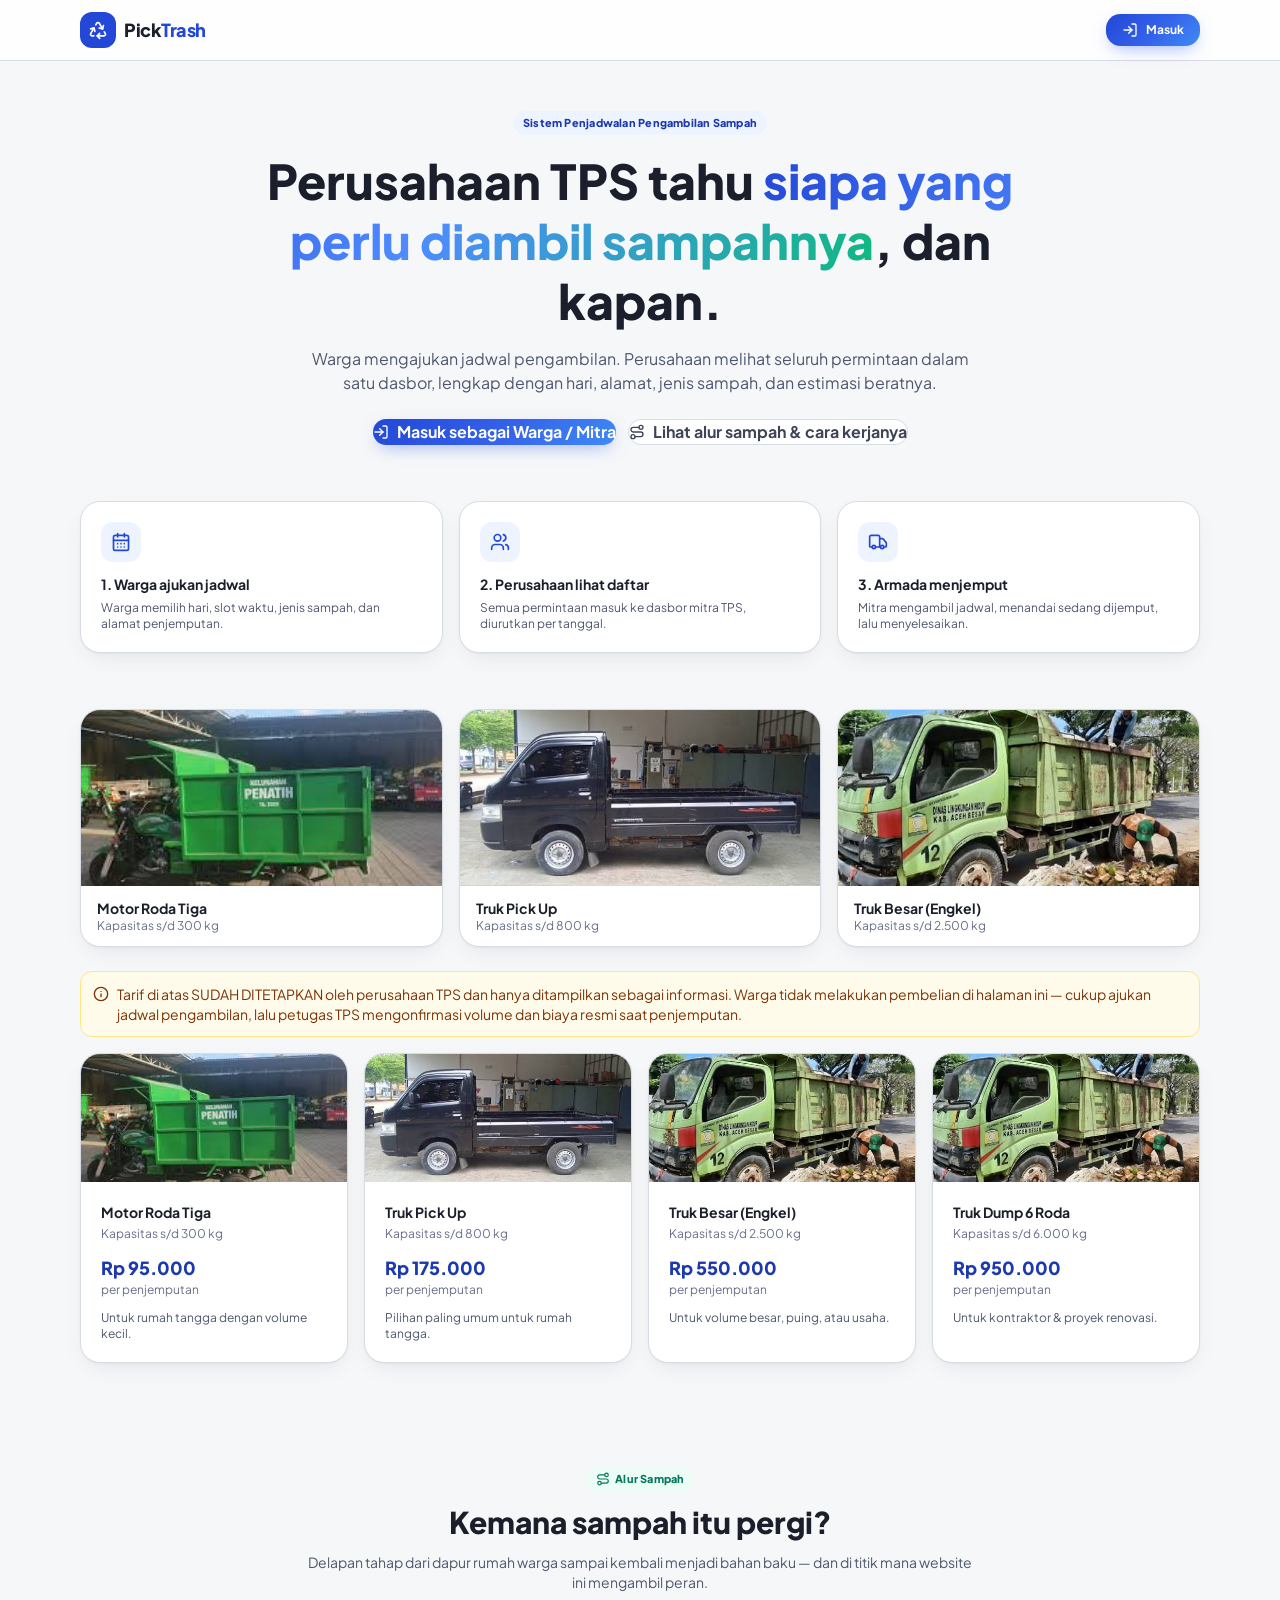
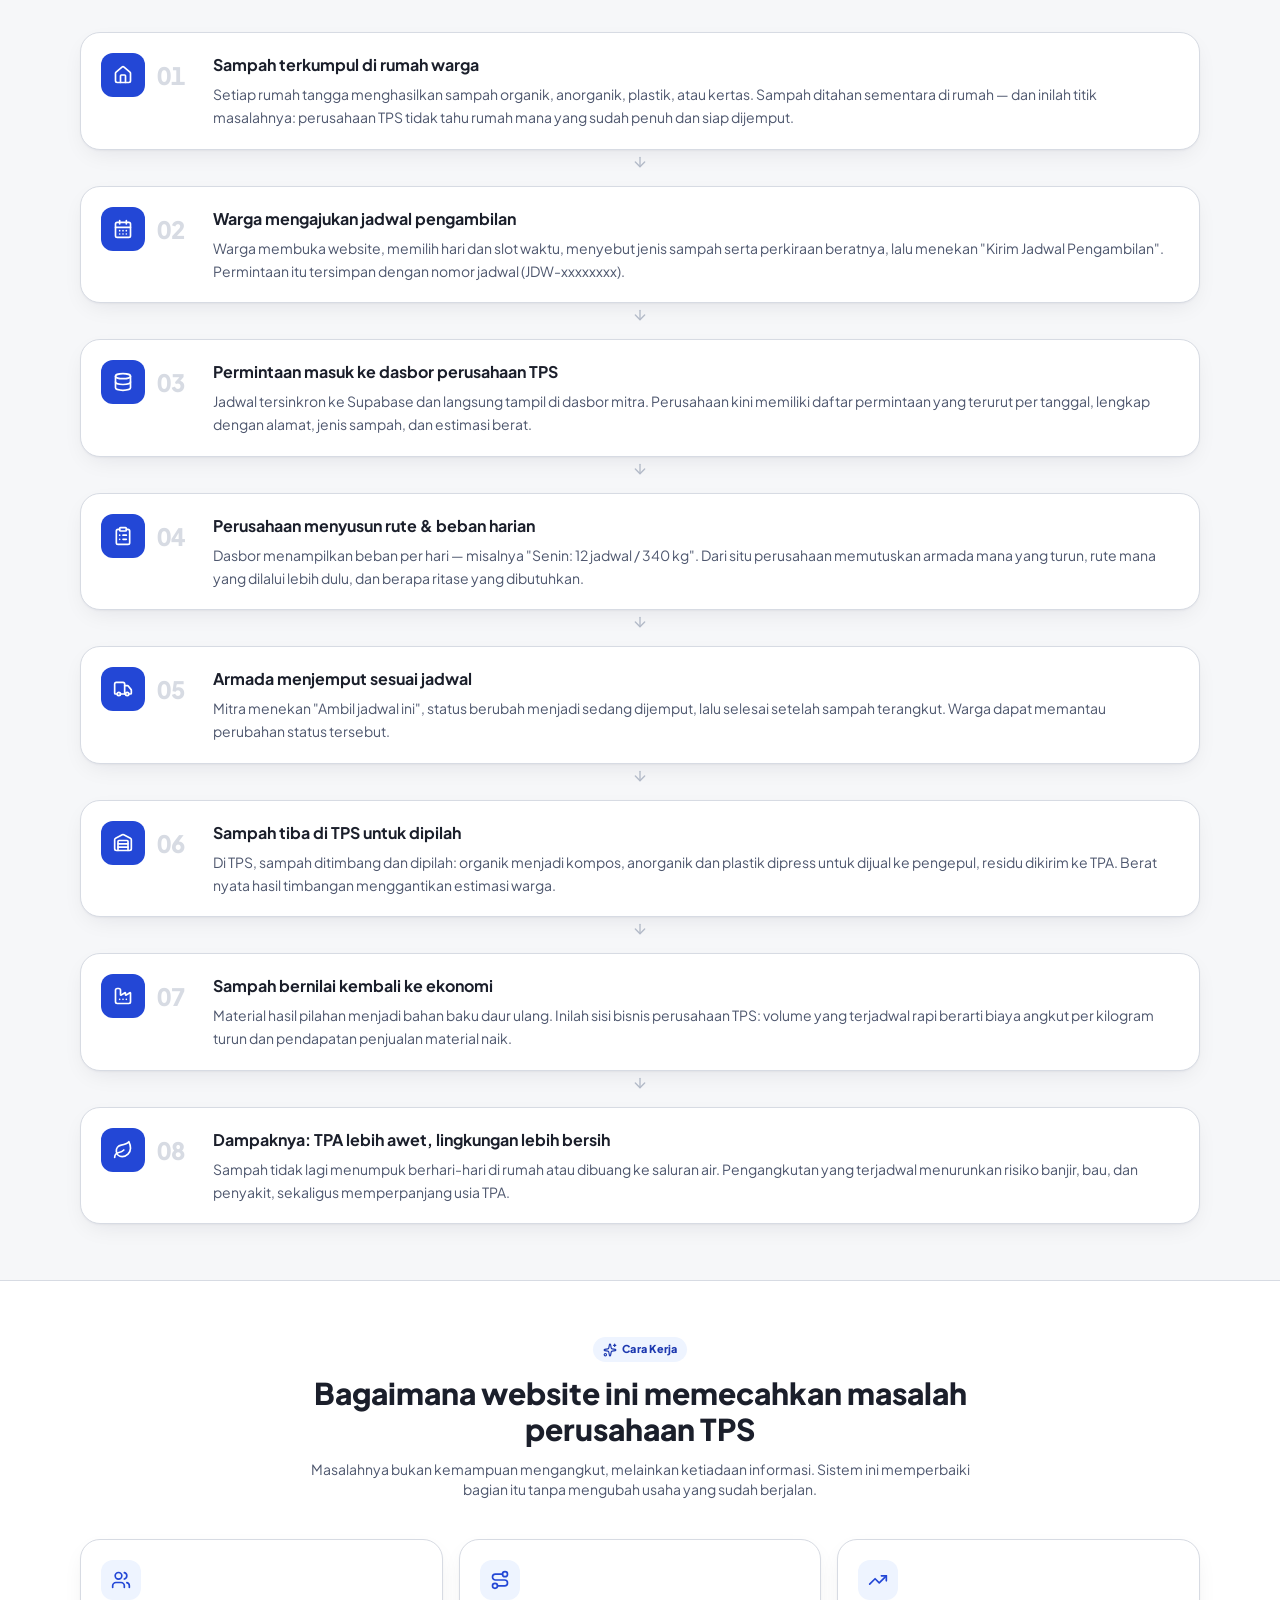
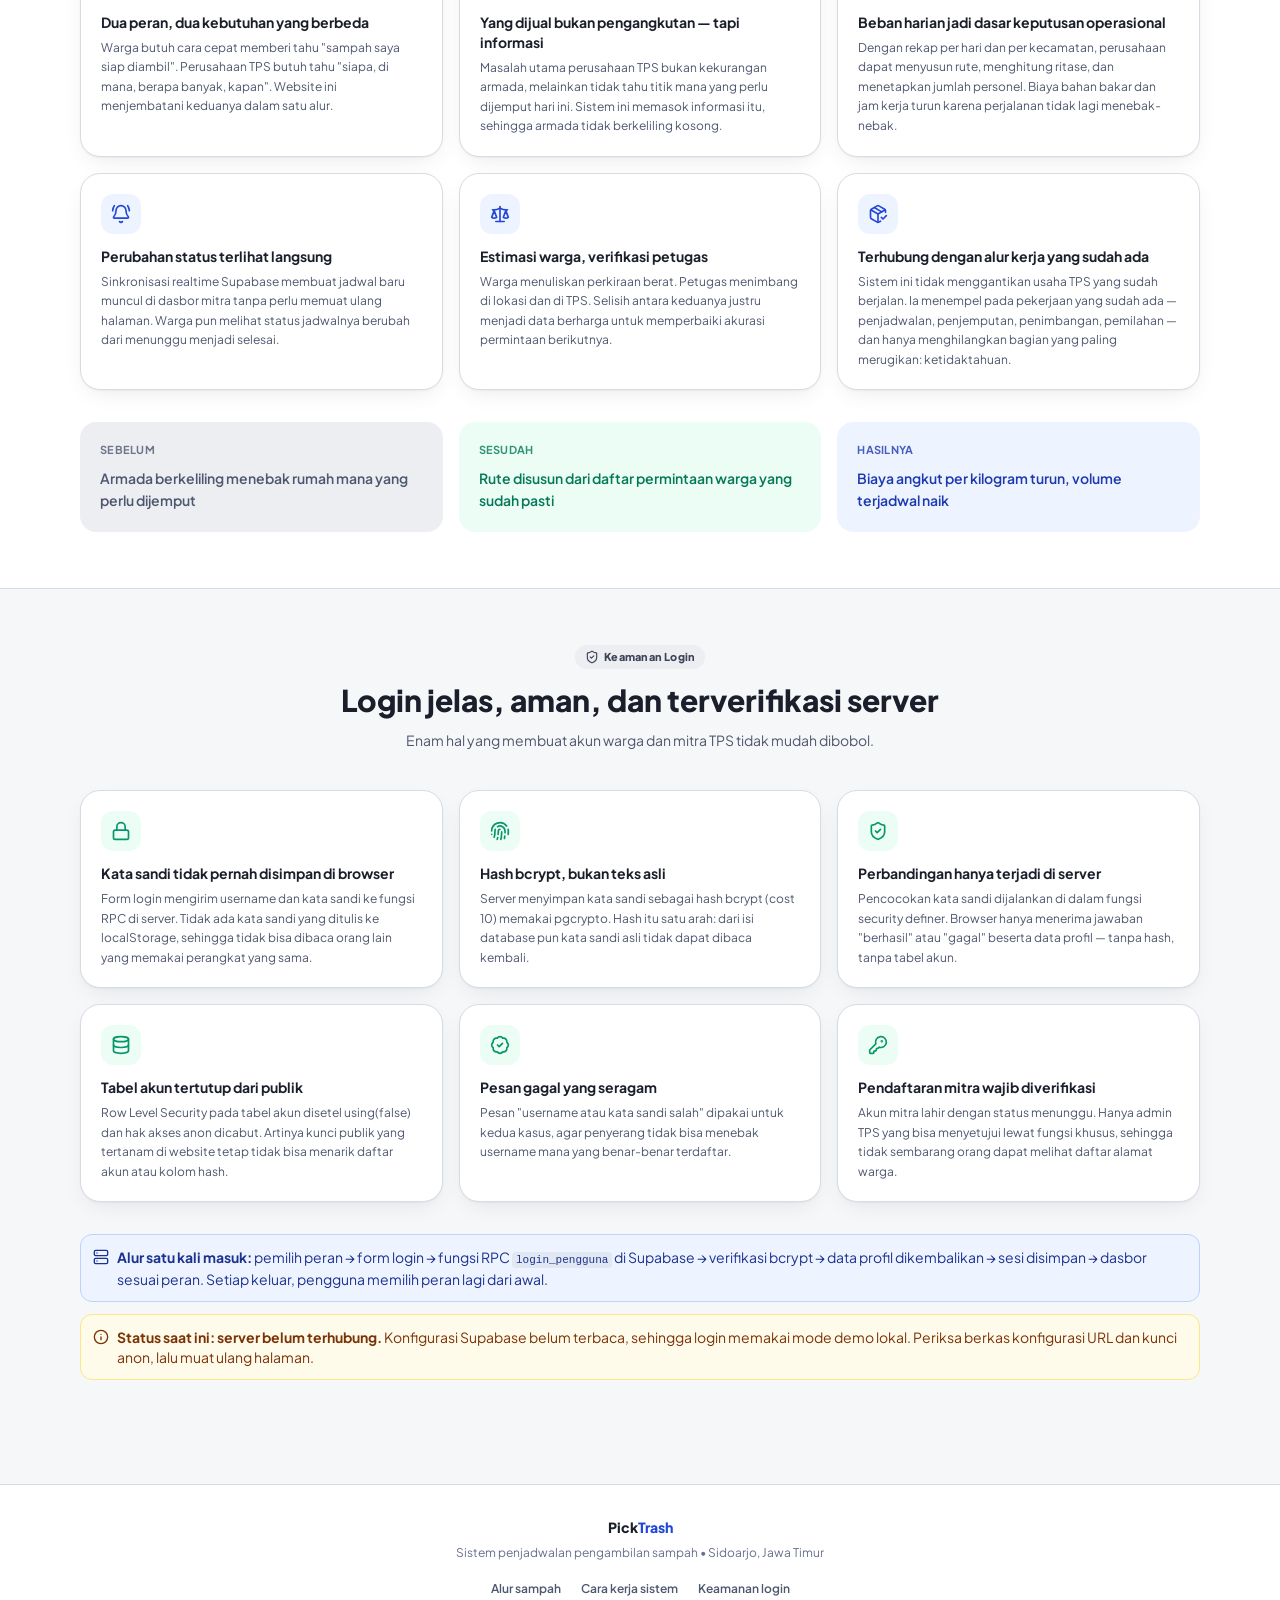
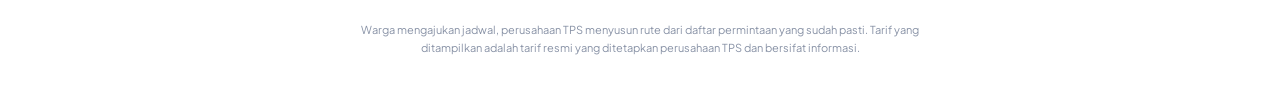
<file: index.html>
<!doctype html>
<html lang="id">
  <head>
    <meta charset="UTF-8" />
    <meta name="viewport" content="width=device-width, initial-scale=1.0, viewport-fit=cover" />
    <title>PickTrash — Sistem Penjadwalan Pengambilan Sampah</title>
    <meta name="description" content="Sistem penjadwalan pengambilan sampah untuk perusahaan TPS & bank sampah di Sidoarjo. Warga mengajukan jadwal, perusahaan TPS melihat siapa yang perlu dijemput dan kapan. Dilengkapi penjelasan alur sampah dan login aman berbasis Supabase." />
    <meta property="og:title" content="PickTrash — Sistem Penjadwalan Pengambilan Sampah" />
    <meta property="og:description" content="Sistem penjadwalan pengambilan sampah untuk perusahaan TPS & bank sampah di Sidoarjo. Warga mengajukan jadwal, perusahaan TPS melihat siapa yang perlu dijemput dan kapan. Dilengkapi penjelasan alur sampah dan login aman berbasis Supabase." />
    <meta property="og:type" content="website" />
    <meta name="twitter:card" content="summary_large_image" />

    <!-- ===== PWA ===== -->
    <meta name="theme-color" content="#2347d6" media="(prefers-color-scheme: light)" />
    <meta name="theme-color" content="#0e111a" media="(prefers-color-scheme: dark)" />
    <meta name="application-name" content="PickTrash" />
    <meta name="apple-mobile-web-app-capable" content="yes" />
    <meta name="mobile-web-app-capable" content="yes" />
    <meta name="apple-mobile-web-app-status-bar-style" content="black-translucent" />
    <meta name="apple-mobile-web-app-title" content="PickTrash" />
    <meta name="format-detection" content="telephone=no" />
    <link rel="manifest" href="/manifest.webmanifest" />
    <link rel="icon" type="image/png" sizes="32x32" href="/icons/favicon-32.png" />
    <link rel="icon" type="image/png" sizes="48x48" href="/icons/favicon-48.png" />
    <link rel="icon" href="/icons/favicon.ico" sizes="any" />
    <link rel="apple-touch-icon" href="/icons/apple-touch-icon.png" />

    <!--
      Font dimuat secara ASINKRON (media="print" + onload) supaya tidak
      memblokir render. Penting untuk aplikasi Android offline-first:
      tanpa internet, halaman tetap tampil langsung dengan font sistem.
    -->
    <link rel="preconnect" href="https://fonts.googleapis.com">
    <link rel="preconnect" href="https://fonts.gstatic.com" crossorigin>
    <link
      rel="stylesheet"
      media="print"
      onload="this.media='all'"
      href="https://fonts.googleapis.com/css2?family=Plus+Jakarta+Sans:ital,wght@0,300;0,400;0,500;0,600;0,700;0,800;1,400&display=swap">
    <noscript>
      <link rel="stylesheet" href="https://fonts.googleapis.com/css2?family=Plus+Jakarta+Sans:wght@400;600;700;800&display=swap">
    </noscript>
    <script>
      (function() {
        try {
          var saved = localStorage.getItem('angkut_aja_theme');
          var isDark = saved === 'dark' || (!saved && window.matchMedia && window.matchMedia('(prefers-color-scheme: dark)').matches);
          if (isDark) {
            document.documentElement.classList.add('dark');
            document.documentElement.style.colorScheme = 'dark';
          } else {
            document.documentElement.classList.remove('dark');
            document.documentElement.style.colorScheme = 'light';
          }
        } catch (e) {}
      })();
    </script>
    <script type="module" crossorigin src="/assets/index-DIWsEyhZ.js"></script>
    <link rel="stylesheet" crossorigin href="/assets/index-m2bvnkME.css">
  </head>
  <body class="bg-ink-50 text-ink-900 dark:bg-ink-950 dark:text-ink-100 antialiased selection:bg-brand-200 selection:text-brand-950 font-sans transition-colors duration-200">
    <div id="root"></div>
  </body>
</html>
</file>
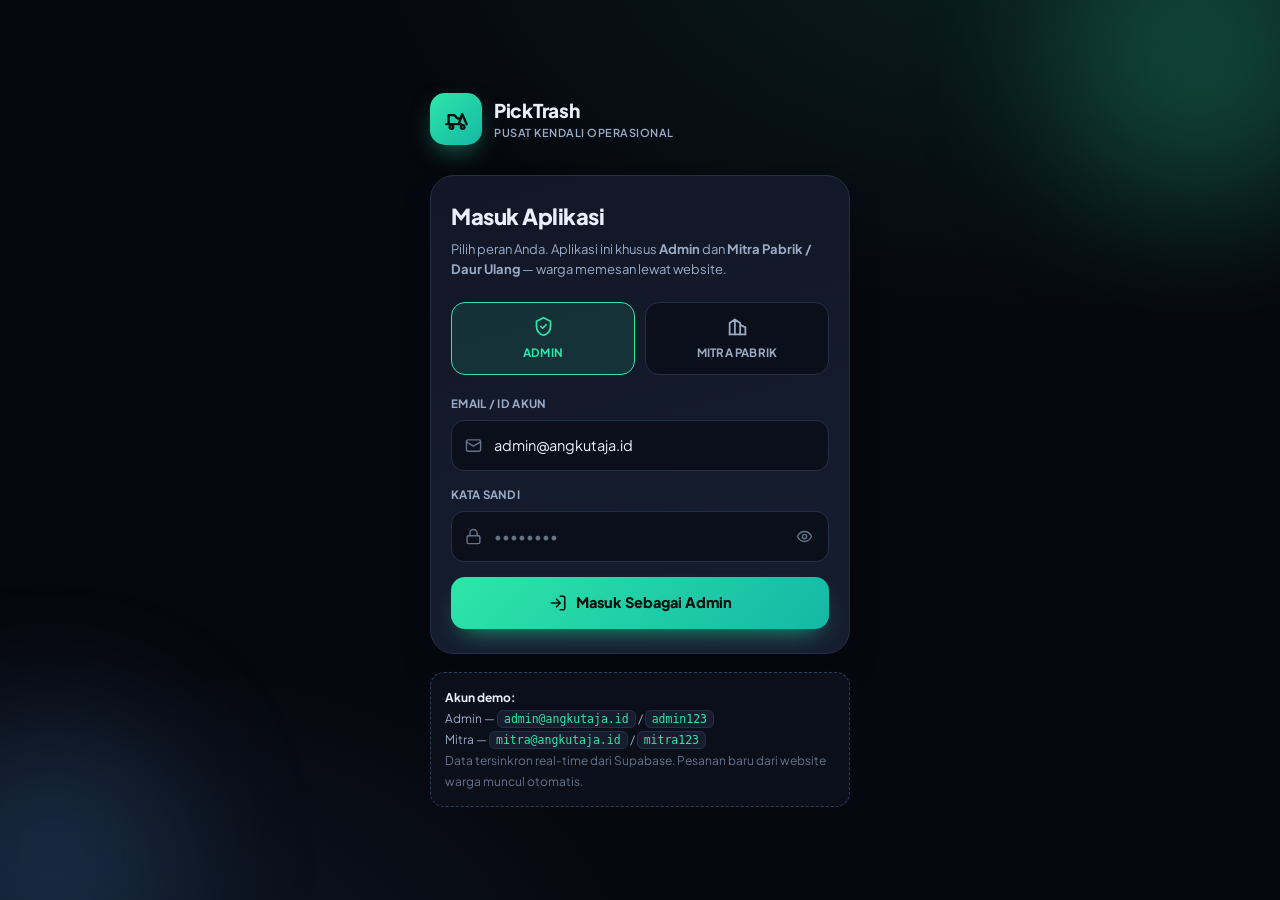
<file: angkutaja-admin/index.html>
<!doctype html>
<html lang="id">
<head>
<meta charset="utf-8" />
<meta name="viewport" content="width=device-width, initial-scale=1, maximum-scale=1, viewport-fit=cover" />
<title>PickTrash — Pusat Kendali Admin & Mitra</title>
<meta name="description" content="Aplikasi Pusat Kendali Admin & Mitra Pabrik PickTrash. Terhubung real-time dua arah dengan website warga." />
<meta name="theme-color" content="#06080f" />
<meta name="apple-mobile-web-app-capable" content="yes" />
<meta name="mobile-web-app-capable" content="yes" />
<meta name="apple-mobile-web-app-status-bar-style" content="black-translucent" />
<meta name="apple-mobile-web-app-title" content="PickTrash Admin" />
<meta name="application-name" content="PickTrash Admin" />
<link rel="manifest" href="manifest.webmanifest" />
<link rel="apple-touch-icon" href="icons/icon-192.png" />
<link rel="icon" type="image/png" sizes="192x192" href="icons/icon-192.png" />
<!-- Font dimuat ASINKRON agar tidak memblokir render (aplikasi tetap
     tampil walau offline / sinyal lemah, memakai font sistem). -->
<link rel="preconnect" href="https://fonts.googleapis.com" />
<link rel="preconnect" href="https://fonts.gstatic.com" crossorigin />
<link rel="stylesheet" media="print" onload="this.media='all'"
      href="https://fonts.googleapis.com/css2?family=Plus+Jakarta+Sans:wght@400;600;700;800&display=swap" />
<noscript>
  <link rel="stylesheet" href="https://fonts.googleapis.com/css2?family=Plus+Jakarta+Sans:wght@400;600;700;800&display=swap" />
</noscript>
<link rel="stylesheet" href="styles.css" />
</head>
<body>

<!-- ============ SPLASH ============ -->
<div class="splash" id="splash">
  <div class="splash-logo">
    <svg viewBox="0 0 24 24" fill="none" stroke-width="2.1" stroke-linecap="round" stroke-linejoin="round">
      <path d="M3 17h13M14 17l3-9 4 9M5 17V9h5l3 3h3"/>
      <circle cx="7.5" cy="19.5" r="1.6"/><circle cx="17.5" cy="19.5" r="1.6"/>
    </svg>
  </div>
</div>

<!-- ============ LOGIN ============ -->
<section id="login">
  <span class="login-glow a"></span>
  <span class="login-glow b"></span>

  <div class="brand">
    <div class="brand-logo">
      <svg viewBox="0 0 24 24" fill="none" stroke-width="2.1" stroke-linecap="round" stroke-linejoin="round">
        <path d="M3 17h13M14 17l3-9 4 9M5 17V9h5l3 3h3"/>
        <circle cx="7.5" cy="19.5" r="1.6"/><circle cx="17.5" cy="19.5" r="1.6"/>
      </svg>
    </div>
    <div>
      <div class="brand-name">PickTrash</div>
      <div class="brand-sub">Pusat Kendali Operasional</div>
    </div>
  </div>

  <div class="login-card">
    <h2 class="login-title">Masuk Aplikasi</h2>
    <p class="login-desc">Pilih peran Anda. Aplikasi ini khusus <b>Admin</b> dan <b>Mitra Pabrik / Daur Ulang</b> — warga memesan lewat website.</p>

    <div class="role-switch">
      <button class="role-btn on" data-role="ADMIN" id="roleAdmin">
        <svg viewBox="0 0 24 24" fill="none" stroke-width="2" stroke-linecap="round" stroke-linejoin="round">
          <path d="M12 2 4 6v6c0 5 3.4 9.1 8 10 4.6-.9 8-5 8-10V6z"/><path d="M9 12l2 2 4-4"/>
        </svg>
        <span>ADMIN</span>
      </button>
      <button class="role-btn" data-role="MITRA" id="roleMitra">
        <svg viewBox="0 0 24 24" fill="none" stroke-width="2" stroke-linecap="round" stroke-linejoin="round">
          <path d="M3 21V8l6-4v17M9 21V4l6 4v13M15 21V10l6 3v8"/><path d="M3 21h18"/>
        </svg>
        <span>MITRA PABRIK</span>
      </button>
    </div>

    <div class="err" id="loginErr">
      <svg viewBox="0 0 24 24" fill="none" stroke-width="2" stroke-linecap="round"><circle cx="12" cy="12" r="10"/><path d="M12 8v4M12 16h.01"/></svg>
      <span id="loginErrTxt"></span>
    </div>

    <div class="field">
      <label for="email">Email / ID Akun</label>
      <div class="input-wrap">
        <svg viewBox="0 0 24 24" fill="none" stroke-width="2" stroke-linecap="round" stroke-linejoin="round"><rect x="2" y="4" width="20" height="16" rx="2"/><path d="m2 7 10 6 10-6"/></svg>
        <input type="email" id="email" placeholder="admin@angkutaja.id" autocomplete="username" inputmode="email" />
      </div>
    </div>

    <div class="field">
      <label for="pass">Kata Sandi</label>
      <div class="input-wrap">
        <svg viewBox="0 0 24 24" fill="none" stroke-width="2" stroke-linecap="round" stroke-linejoin="round"><rect x="3" y="11" width="18" height="11" rx="2"/><path d="M7 11V7a5 5 0 0 1 10 0v4"/></svg>
        <input type="password" id="pass" placeholder="••••••••" autocomplete="current-password" />
        <button class="eye" id="eye" type="button" aria-label="Lihat kata sandi">
          <svg viewBox="0 0 24 24" fill="none" stroke-width="2" stroke-linecap="round" stroke-linejoin="round"><path d="M2 12s3.6-7 10-7 10 7 10 7-3.6 7-10 7-10-7-10-7Z"/><circle cx="12" cy="12" r="3"/></svg>
        </button>
      </div>
    </div>

    <button class="btn-primary" id="loginBtn" data-role="ADMIN">
      <svg viewBox="0 0 24 24" fill="none" stroke-width="2.2" stroke-linecap="round" stroke-linejoin="round"><path d="M15 3h4a2 2 0 0 1 2 2v14a2 2 0 0 1-2 2h-4"/><path d="m10 17 5-5-5-5M15 12H3"/></svg>
      <span id="loginBtnTxt">Masuk Sebagai Admin</span>
    </button>
  </div>

  <div class="hint-box">
    <b>Akun demo:</b><br />
    Admin — <code>admin@angkutaja.id</code> / <code>admin123</code><br />
    Mitra — <code>mitra@angkutaja.id</code> / <code>mitra123</code><br />
    <span style="color:var(--txt-3)">Data tersinkron real-time dari Supabase. Pesanan baru dari website warga muncul otomatis.</span>
  </div>
</section>

<!-- ============ APP ============ -->
<div id="app">
  <header class="topbar">
    <div class="topbar-row">
      <div class="avatar" id="avatar" data-role="ADMIN">
        <svg viewBox="0 0 24 24" fill="none" stroke-width="2" stroke-linecap="round" stroke-linejoin="round"><path d="M12 2 4 6v6c0 5 3.4 9.1 8 10 4.6-.9 8-5 8-10V6z"/><path d="M9 12l2 2 4-4"/></svg>
      </div>
      <div class="topbar-meta">
        <h1 id="userName">Super Admin PickTrash</h1>
        <p><span class="dot" id="liveDot"></span><span id="liveTxt">Menghubungkan…</span></p>
      </div>
      <button class="icon-btn" id="bellBtn" style="position:relative" aria-label="Notifikasi">
        <svg viewBox="0 0 24 24" fill="none" stroke-width="2" stroke-linecap="round" stroke-linejoin="round"><path d="M18 8a6 6 0 0 0-12 0c0 7-3 9-3 9h18s-3-2-3-9"/><path d="M13.7 21a2 2 0 0 1-3.4 0"/></svg>
        <span class="badge" id="bellBadge" style="display:none">0</span>
      </button>
      <button class="icon-btn" id="refreshBtn" aria-label="Muat ulang">
        <svg viewBox="0 0 24 24" fill="none" stroke-width="2" stroke-linecap="round" stroke-linejoin="round"><path d="M3 12a9 9 0 0 1 15-6.7L21 8"/><path d="M21 3v5h-5"/><path d="M21 12a9 9 0 0 1-15 6.7L3 16"/><path d="M3 21v-5h5"/></svg>
      </button>
      <button class="icon-btn" id="logoutBtn" aria-label="Keluar">
        <svg viewBox="0 0 24 24" fill="none" stroke-width="2" stroke-linecap="round" stroke-linejoin="round"><path d="M9 21H5a2 2 0 0 1-2-2V5a2 2 0 0 1 2-2h4"/><path d="m16 17 5-5-5-5M21 12H9"/></svg>
      </button>
    </div>
    <nav class="tabs" id="tabs"></nav>
  </header>

  <main class="content">
    <section class="view on" id="v-orders"></section>
    <section class="view" id="v-mitra"></section>
    <section class="view" id="v-inventory"></section>
    <section class="view" id="v-notif"></section>
    <section class="view" id="v-profil"></section>
  </main>
</div>

<!-- ============ SHEET DETAIL ============ -->
<div class="sheet-bg" id="sheetBg"></div>
<div class="sheet" id="sheet">
  <div class="sheet-grip"></div>
  <div id="sheetContent"></div>
</div>

<!-- ============ NOTIFIKASI PESANAN BARU ============ -->
<div id="incoming">
  <div class="incoming-card">
    <div class="incoming-ring">
      <svg viewBox="0 0 24 24" fill="none" stroke-width="2" stroke-linecap="round" stroke-linejoin="round"><path d="M3 17h13M14 17l3-9 4 9M5 17V9h5l3 3h3"/><circle cx="7.5" cy="19.5" r="1.6"/><circle cx="17.5" cy="19.5" r="1.6"/></svg>
    </div>
    <h3>Pesanan Baru Masuk!</h3>
    <p id="incName">—</p>
    <p id="incAddr" style="font-size:12px;color:var(--txt-3)">—</p>
    <b class="price" id="incPrice">Rp 0</b>
    <div class="btn-row">
      <button class="btn-ghost" id="incLater">Nanti</button>
      <button class="btn-save" id="incOpen">
        <svg viewBox="0 0 24 24" fill="none" stroke-width="2.2" stroke-linecap="round" stroke-linejoin="round"><path d="M2 12s3.6-7 10-7 10 7 10 7-3.6 7-10 7-10-7-10-7Z"/><circle cx="12" cy="12" r="3"/></svg>
        Lihat Pesanan
      </button>
    </div>
  </div>
</div>

<div id="toasts"></div>

<script src="assets/supabase.js"></script>
<script src="app.js"></script>
</body>
</html>
</file>
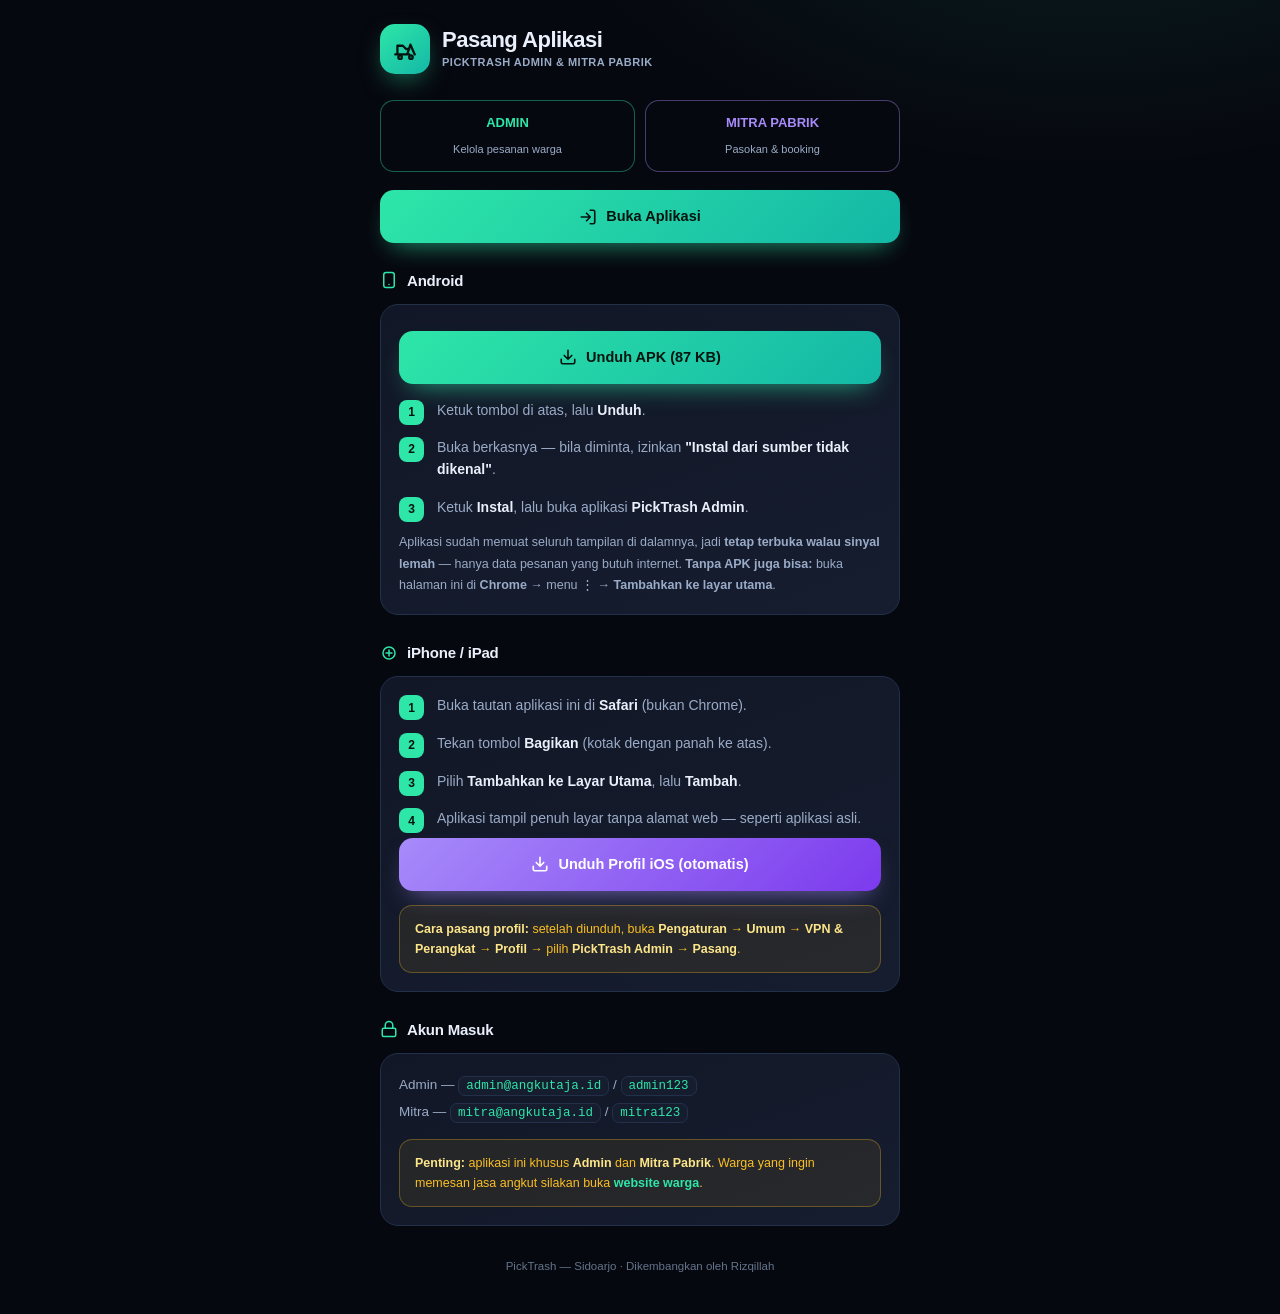
<file: pasang.html>
<!doctype html>
<html lang="id">
<head>
<meta charset="utf-8" />
<meta name="viewport" content="width=device-width, initial-scale=1, viewport-fit=cover" />
<title>Pasang Aplikasi — PickTrash Admin & Mitra</title>
<meta name="theme-color" content="#06080f" />
<style>
  :root{--bg:#06080f;--card:#111726;--card2:#161d2f;--line:#22304a;--txt:#eaf0fb;--txt2:#9aabc7;--txt3:#64748b;--brand:#2ee6a8;--brand2:#14b8a6;--violet:#a78bfa;--rose:#fb7185}
  *{margin:0;padding:0;box-sizing:border-box;-webkit-tap-highlight-color:transparent}
  body{background:radial-gradient(900px 500px at 85% -10%,rgba(46,230,168,.10),transparent 60%),var(--bg);color:var(--txt);
       font-family:'Plus Jakarta Sans',-apple-system,BlinkMacSystemFont,'Segoe UI',Roboto,sans-serif;font-size:15px;line-height:1.55;
       padding:calc(env(safe-area-inset-top,0px) + 24px) 18px calc(env(safe-area-inset-bottom,0px) + 40px);min-height:100vh}
  .wrap{max-width:520px;margin:0 auto}
  .brand{display:flex;align-items:center;gap:12px;margin-bottom:26px}
  .logo{width:50px;height:50px;border-radius:15px;background:linear-gradient(140deg,var(--brand),var(--brand2));display:grid;place-items:center;
        box-shadow:0 10px 26px -8px rgba(46,230,168,.55)}
  .logo svg{width:26px;height:26px;stroke:#04140e}
  h1{font-size:22px;font-weight:800;letter-spacing:-.5px;line-height:1.2}
  .sub{font-size:11px;color:var(--txt2);font-weight:600;letter-spacing:.5px;text-transform:uppercase}
  h2{font-size:15px;font-weight:800;margin:26px 0 12px;letter-spacing:-.2px;display:flex;align-items:center;gap:9px}
  h2 svg{width:18px;height:18px;stroke:var(--brand)}
  .card{background:linear-gradient(160deg,var(--card),var(--card2));border:1px solid var(--line);border-radius:18px;padding:18px;margin-bottom:12px}
  .role{display:flex;gap:10px;margin-bottom:18px}
  .role div{flex:1;border:1px solid var(--line);border-radius:14px;padding:12px;text-align:center;background:var(--bg)}
  .role b{display:block;font-size:13px;margin-bottom:3px}
  .role span{font-size:11px;color:var(--txt2)}
  .role .a{border-color:rgba(46,230,168,.4)}.role .a b{color:var(--brand)}
  .role .b{border-color:rgba(167,139,250,.4)}.role .b b{color:var(--violet)}
  ol{list-style:none;counter-reset:s}
  ol li{counter-increment:s;position:relative;padding:0 0 16px 38px;font-size:14px;color:var(--txt2)}
  ol li:last-child{padding-bottom:0}
  ol li::before{content:counter(s);position:absolute;left:0;top:0;width:25px;height:25px;border-radius:8px;background:var(--brand);color:#04140e;
                font-size:12px;font-weight:800;display:grid;place-items:center}
  ol li b{color:var(--txt);font-weight:700}
  .btn{display:flex;align-items:center;justify-content:center;gap:9px;width:100%;padding:15px;border-radius:14px;font-size:14.5px;font-weight:800;
       text-decoration:none;background:linear-gradient(135deg,var(--brand),var(--brand2));color:#04140e;margin-top:8px;
       box-shadow:0 12px 26px -12px rgba(46,230,168,.7)}
  .btn svg{width:18px;height:18px;stroke:#04140e}
  .btn.alt{background:var(--card);border:1px solid var(--line);color:var(--txt);box-shadow:none}
  .btn.alt svg{stroke:var(--txt)}
  .btn.vio{background:linear-gradient(135deg,var(--violet),#7c3aed);color:#fff;box-shadow:0 12px 26px -12px rgba(167,139,250,.7)}
  .btn.vio svg{stroke:#fff}
  code{background:var(--card2);border:1px solid var(--line);padding:2px 7px;border-radius:7px;color:var(--brand);font-size:12.5px;font-family:ui-monospace,monospace}
  .note{background:rgba(251,191,36,.08);border:1px solid rgba(251,191,36,.3);border-radius:13px;padding:13px 15px;font-size:12.5px;color:#fbbf24;line-height:1.6;margin-top:14px}
  .note b{color:#fde68a}
  a.lnk{color:var(--brand);text-decoration:none;font-weight:700}
  footer{margin-top:32px;text-align:center;font-size:11.5px;color:var(--txt3)}
</style>
</head>
<body>
<div class="wrap">
  <div class="brand">
    <div class="logo">
      <svg viewBox="0 0 24 24" fill="none" stroke-width="2.1" stroke-linecap="round" stroke-linejoin="round">
        <path d="M3 17h13M14 17l3-9 4 9M5 17V9h5l3 3h3"/><circle cx="7.5" cy="19.5" r="1.6"/><circle cx="17.5" cy="19.5" r="1.6"/>
      </svg>
    </div>
    <div><h1>Pasang Aplikasi</h1><div class="sub">PickTrash Admin &amp; Mitra Pabrik</div></div>
  </div>

  <div class="role">
    <div class="a"><b>ADMIN</b><span>Kelola pesanan warga</span></div>
    <div class="b"><b>MITRA PABRIK</b><span>Pasokan &amp; booking</span></div>
  </div>

  <a class="btn" href="./">
    <svg viewBox="0 0 24 24" fill="none" stroke-width="2.2" stroke-linecap="round" stroke-linejoin="round"><path d="M15 3h4a2 2 0 0 1 2 2v14a2 2 0 0 1-2 2h-4"/><path d="m10 17 5-5-5-5M15 12H3"/></svg>
    Buka Aplikasi
  </a>

  <h2><svg viewBox="0 0 24 24" fill="none" stroke-width="2" stroke-linecap="round" stroke-linejoin="round"><rect x="5" y="2" width="14" height="20" rx="3"/><path d="M12 18h.01"/></svg> Android</h2>
  <div class="card">
    <a class="btn" href="AngkutAja-Admin.apk" download>
      <svg viewBox="0 0 24 24" fill="none" stroke-width="2.2" stroke-linecap="round" stroke-linejoin="round"><path d="M21 15v4a2 2 0 0 1-2 2H5a2 2 0 0 1-2-2v-4"/><path d="m7 10 5 5 5-5M12 15V3"/></svg>
      Unduh APK (87 KB)
    </a>
    <ol style="margin-top:16px">
      <li>Ketuk tombol di atas, lalu <b>Unduh</b>.</li>
      <li>Buka berkasnya — bila diminta, izinkan <b>"Instal dari sumber tidak dikenal"</b>.</li>
      <li>Ketuk <b>Instal</b>, lalu buka aplikasi <b>PickTrash Admin</b>.</li>
    </ol>
    <p style="font-size:12.5px;color:var(--txt2);margin-top:14px;line-height:1.7">
      Aplikasi sudah memuat seluruh tampilan di dalamnya, jadi <b>tetap terbuka walau sinyal lemah</b> —
      hanya data pesanan yang butuh internet. <b>Tanpa APK juga bisa:</b> buka halaman ini di
      <b>Chrome</b> → menu ⋮ → <b>Tambahkan ke layar utama</b>.
    </p>
  </div>

  <h2><svg viewBox="0 0 24 24" fill="none" stroke-width="2" stroke-linecap="round" stroke-linejoin="round"><path d="M12 20a8 8 0 1 0 0-16 8 8 0 0 0 0 16Z"/><path d="M12 8v8M8 12h8"/></svg> iPhone / iPad</h2>
  <div class="card">
    <ol>
      <li>Buka tautan aplikasi ini di <b>Safari</b> (bukan Chrome).</li>
      <li>Tekan tombol <b>Bagikan</b> (kotak dengan panah ke atas).</li>
      <li>Pilih <b>Tambahkan ke Layar Utama</b>, lalu <b>Tambah</b>.</li>
      <li>Aplikasi tampil penuh layar tanpa alamat web — seperti aplikasi asli.</li>
    </ol>
    <a class="btn vio" href="AngkutAja-Admin-iOS.mobileconfig">
      <svg viewBox="0 0 24 24" fill="none" stroke-width="2.2" stroke-linecap="round" stroke-linejoin="round"><path d="M21 15v4a2 2 0 0 1-2 2H5a2 2 0 0 1-2-2v-4"/><path d="m7 10 5 5 5-5M12 15V3"/></svg>
      Unduh Profil iOS (otomatis)
    </a>
    <div class="note">
      <b>Cara pasang profil:</b> setelah diunduh, buka <b>Pengaturan</b> → <b>Umum</b> → <b>VPN &amp; Perangkat</b> → <b>Profil</b> → pilih <b>PickTrash Admin</b> → <b>Pasang</b>.
    </div>
  </div>

  <h2><svg viewBox="0 0 24 24" fill="none" stroke-width="2" stroke-linecap="round" stroke-linejoin="round"><rect x="3" y="11" width="18" height="11" rx="2"/><path d="M7 11V7a5 5 0 0 1 10 0v4"/></svg> Akun Masuk</h2>
  <div class="card">
    <p style="font-size:13.5px;color:var(--txt2);line-height:1.9">
      Admin — <code>admin@angkutaja.id</code> / <code>admin123</code><br />
      Mitra — <code>mitra@angkutaja.id</code> / <code>mitra123</code>
    </p>
    <div class="note">
      <b>Penting:</b> aplikasi ini khusus <b>Admin</b> dan <b>Mitra Pabrik</b>. Warga yang ingin memesan jasa angkut silakan buka
      <a class="lnk" href="https://divisiatm17-cmd.github.io/">website warga</a>.
    </div>
  </div>

  <footer>PickTrash — Sidoarjo · Dikembangkan oleh Rizqillah</footer>
</div>
</body>
</html>
</file>
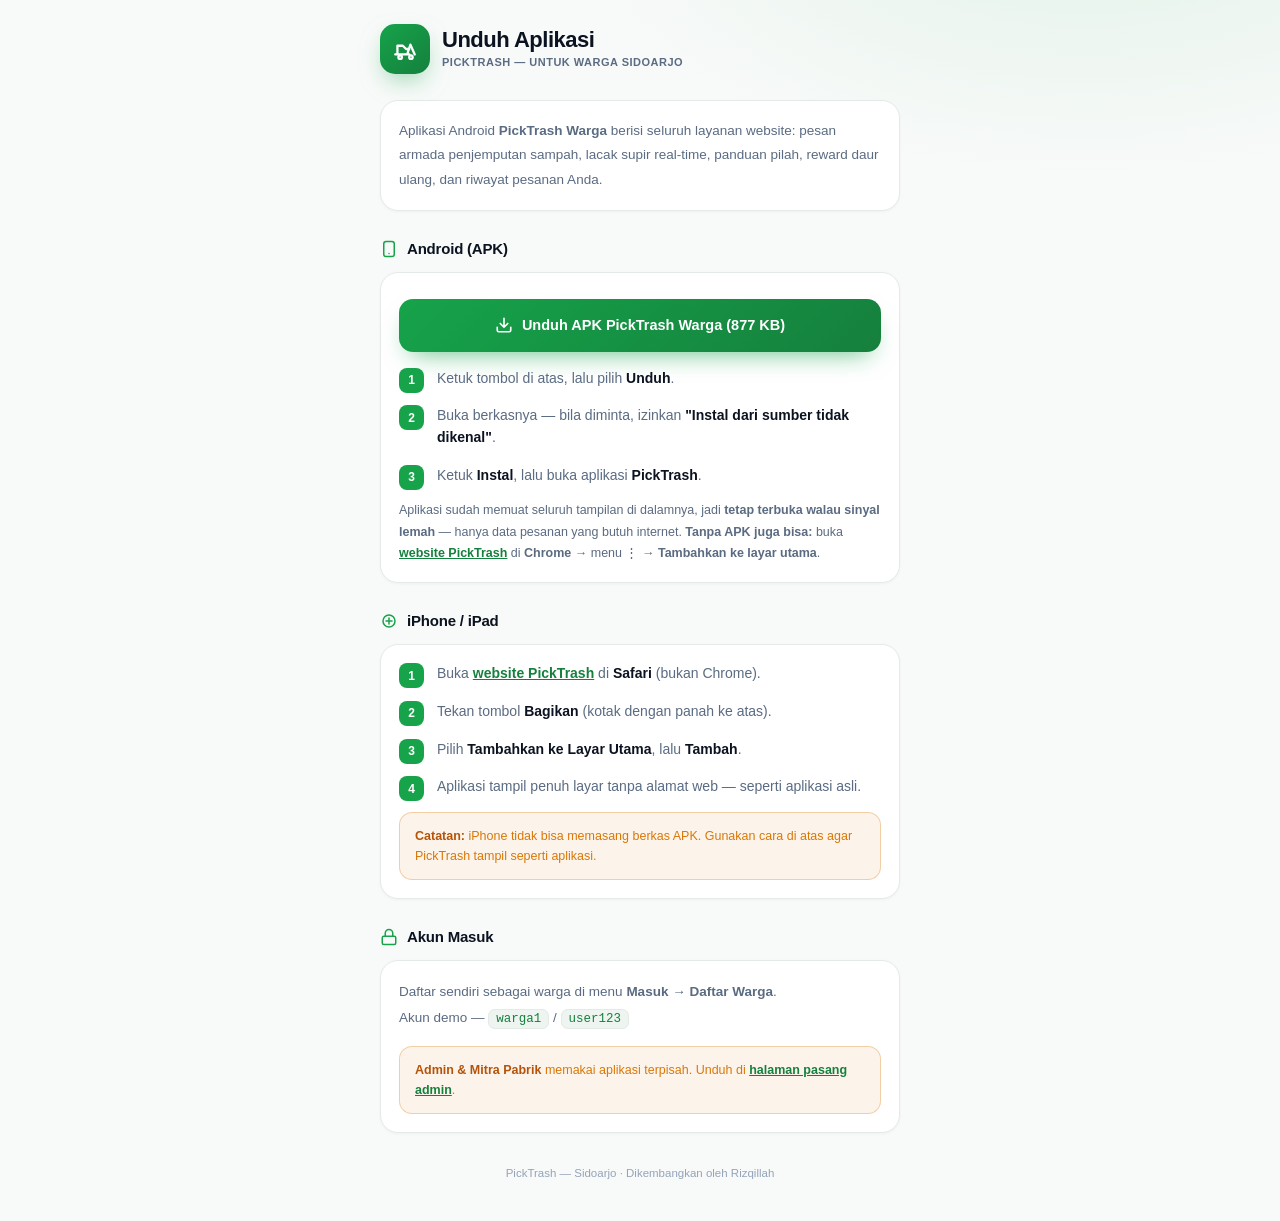
<file: unduh.html>
<!doctype html>
<html lang="id">
<head>
<meta charset="utf-8" />
<meta name="viewport" content="width=device-width, initial-scale=1, viewport-fit=cover" />
<title>Unduh Aplikasi PickTrash — Warga</title>
<meta name="theme-color" content="#f8faf9" />
<style>
  :root{--bg:#f8faf9;--card:#fff;--line:#e4ebe6;--txt:#0b1220;--txt2:#5a6b82;--txt3:#94a3b8;--brand:#16a34a;--brand2:#15803d;--amber:#d97706}
  *{margin:0;padding:0;box-sizing:border-box;-webkit-tap-highlight-color:transparent}
  body{background:radial-gradient(900px 500px at 85% -10%,rgba(22,163,74,.10),transparent 60%),var(--bg);color:var(--txt);
       font-family:'Plus Jakarta Sans',-apple-system,BlinkMacSystemFont,'Segoe UI',Roboto,sans-serif;font-size:15px;line-height:1.55;
       padding:calc(env(safe-area-inset-top,0px) + 24px) 18px calc(env(safe-area-inset-bottom,0px) + 40px);min-height:100vh}
  .wrap{max-width:520px;margin:0 auto}
  .brand{display:flex;align-items:center;gap:12px;margin-bottom:26px}
  .logo{width:50px;height:50px;border-radius:15px;background:linear-gradient(140deg,var(--brand),var(--brand2));display:grid;place-items:center;
        box-shadow:0 10px 26px -8px rgba(22,163,74,.55)}
  .logo svg{width:26px;height:26px;stroke:#fff}
  h1{font-size:22px;font-weight:800;letter-spacing:-.5px;line-height:1.2}
  .sub{font-size:11px;color:var(--txt2);font-weight:600;letter-spacing:.5px;text-transform:uppercase}
  h2{font-size:15px;font-weight:800;margin:26px 0 12px;letter-spacing:-.2px;display:flex;align-items:center;gap:9px}
  h2 svg{width:18px;height:18px;stroke:var(--brand)}
  .card{background:var(--card);border:1px solid var(--line);border-radius:18px;padding:18px;margin-bottom:12px;box-shadow:0 1px 3px rgba(11,18,32,.04)}
  ol{list-style:none;counter-reset:s}
  ol li{counter-increment:s;position:relative;padding:0 0 16px 38px;font-size:14px;color:var(--txt2)}
  ol li:last-child{padding-bottom:0}
  ol li::before{content:counter(s);position:absolute;left:0;top:0;width:25px;height:25px;border-radius:8px;background:var(--brand);color:#fff;
                font-size:12px;font-weight:800;display:grid;place-items:center}
  ol li b{color:var(--txt);font-weight:700}
  .btn{display:flex;align-items:center;justify-content:center;gap:9px;width:100%;padding:15px;border-radius:14px;font-size:14.5px;font-weight:800;
       text-decoration:none;background:linear-gradient(135deg,var(--brand),var(--brand2));color:#fff;margin-top:8px;
       box-shadow:0 12px 26px -12px rgba(22,163,74,.7)}
  .btn svg{width:18px;height:18px;stroke:#fff}
  .btn.alt{background:var(--card);border:1px solid var(--line);color:var(--txt);box-shadow:none}
  .btn.alt svg{stroke:var(--txt)}
  code{background:#eef4f0;border:1px solid var(--line);padding:2px 7px;border-radius:7px;color:var(--brand2);font-size:12.5px;font-family:ui-monospace,monospace}
  .note{background:rgba(217,119,6,.08);border:1px solid rgba(217,119,6,.3);border-radius:13px;padding:13px 15px;font-size:12.5px;color:var(--amber);line-height:1.6;margin-top:14px}
  .note b{color:#b45309}
  footer{margin-top:32px;text-align:center;font-size:11.5px;color:var(--txt3)}
</style>
</head>
<body>
<div class="wrap">
  <div class="brand">
    <div class="logo">
      <svg viewBox="0 0 24 24" fill="none" stroke-width="2.1" stroke-linecap="round" stroke-linejoin="round">
        <path d="M3 17h13M14 17l3-9 4 9M5 17V9h5l3 3h3"/><circle cx="7.5" cy="19.5" r="1.6"/><circle cx="17.5" cy="19.5" r="1.6"/>
      </svg>
    </div>
    <div><h1>Unduh Aplikasi</h1><div class="sub">PickTrash — Untuk Warga Sidoarjo</div></div>
  </div>

  <div class="card">
    <p style="font-size:13.5px;color:var(--txt2);line-height:1.8">
      Aplikasi Android <b>PickTrash Warga</b> berisi seluruh layanan website: pesan armada penjemputan sampah,
      lacak supir real-time, panduan pilah, reward daur ulang, dan riwayat pesanan Anda.
    </p>
  </div>

  <h2><svg viewBox="0 0 24 24" fill="none" stroke-width="2" stroke-linecap="round" stroke-linejoin="round"><rect x="5" y="2" width="14" height="20" rx="3"/><path d="M12 18h.01"/></svg> Android (APK)</h2>
  <div class="card">
    <a class="btn" href="AngkutAja-Warga.apk" download>
      <svg viewBox="0 0 24 24" fill="none" stroke-width="2.2" stroke-linecap="round" stroke-linejoin="round"><path d="M21 15v4a2 2 0 0 1-2 2H5a2 2 0 0 1-2-2v-4"/><path d="m7 10 5 5 5-5M12 15V3"/></svg>
      Unduh APK PickTrash Warga (877 KB)
    </a>
    <ol style="margin-top:16px">
      <li>Ketuk tombol di atas, lalu pilih <b>Unduh</b>.</li>
      <li>Buka berkasnya — bila diminta, izinkan <b>"Instal dari sumber tidak dikenal"</b>.</li>
      <li>Ketuk <b>Instal</b>, lalu buka aplikasi <b>PickTrash</b>.</li>
    </ol>
    <p style="font-size:12.5px;color:var(--txt2);margin-top:14px;line-height:1.7">
      Aplikasi sudah memuat seluruh tampilan di dalamnya, jadi <b>tetap terbuka walau sinyal lemah</b> —
      hanya data pesanan yang butuh internet. <b>Tanpa APK juga bisa:</b> buka
      <a href="./" style="color:var(--brand2);font-weight:700">website PickTrash</a> di
      <b>Chrome</b> → menu ⋮ → <b>Tambahkan ke layar utama</b>.
    </p>
  </div>

  <h2><svg viewBox="0 0 24 24" fill="none" stroke-width="2" stroke-linecap="round" stroke-linejoin="round"><path d="M12 20a8 8 0 1 0 0-16 8 8 0 0 0 0 16Z"/><path d="M12 8v8M8 12h8"/></svg> iPhone / iPad</h2>
  <div class="card">
    <ol>
      <li>Buka <a href="./" style="color:var(--brand2);font-weight:700">website PickTrash</a> di <b>Safari</b> (bukan Chrome).</li>
      <li>Tekan tombol <b>Bagikan</b> (kotak dengan panah ke atas).</li>
      <li>Pilih <b>Tambahkan ke Layar Utama</b>, lalu <b>Tambah</b>.</li>
      <li>Aplikasi tampil penuh layar tanpa alamat web — seperti aplikasi asli.</li>
    </ol>
    <div class="note">
      <b>Catatan:</b> iPhone tidak bisa memasang berkas APK. Gunakan cara di atas agar PickTrash tampil seperti aplikasi.
    </div>
  </div>

  <h2><svg viewBox="0 0 24 24" fill="none" stroke-width="2" stroke-linecap="round" stroke-linejoin="round"><rect x="3" y="11" width="18" height="11" rx="2"/><path d="M7 11V7a5 5 0 0 1 10 0v4"/></svg> Akun Masuk</h2>
  <div class="card">
    <p style="font-size:13.5px;color:var(--txt2);line-height:1.9">
      Daftar sendiri sebagai warga di menu <b>Masuk → Daftar Warga</b>.<br />
      Akun demo — <code>warga1</code> / <code>user123</code>
    </p>
    <div class="note">
      <b>Admin &amp; Mitra Pabrik</b> memakai aplikasi terpisah. Unduh di
      <a href="pasang.html" style="color:var(--brand2);font-weight:700">halaman pasang admin</a>.
    </div>
  </div>

  <footer>PickTrash — Sidoarjo · Dikembangkan oleh Rizqillah</footer>
</div>
</body>
</html>
</file>
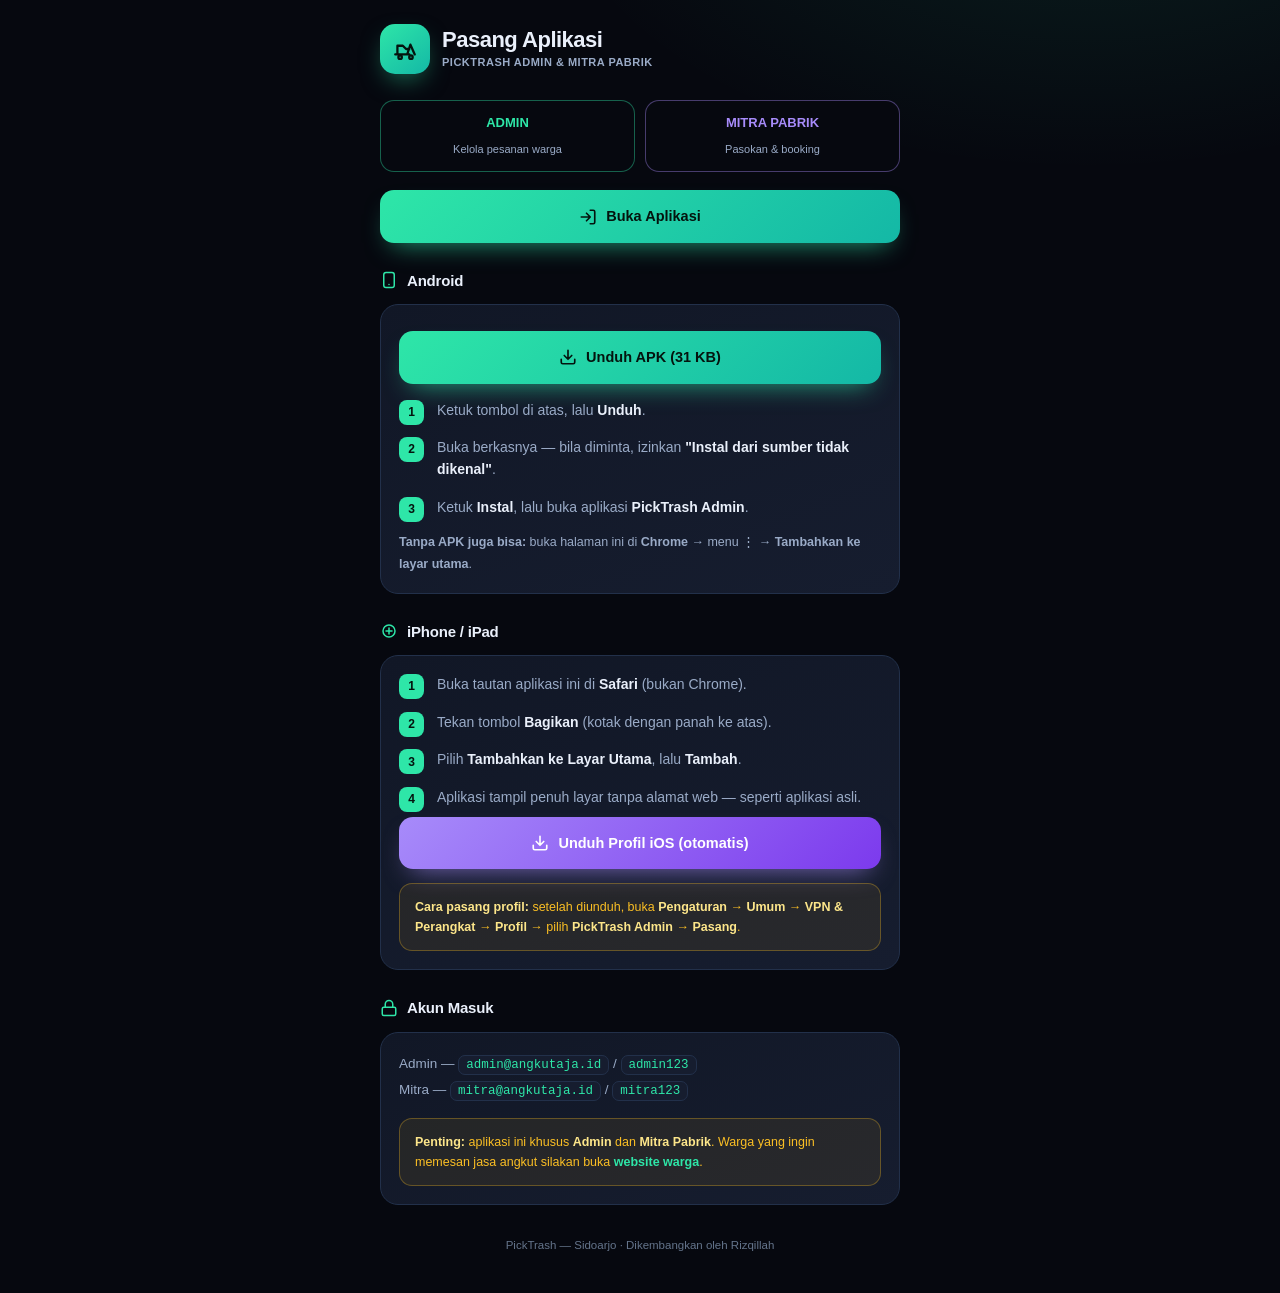
<file: angkutaja-admin/install.html>
<!doctype html>
<html lang="id">
<head>
<meta charset="utf-8" />
<meta name="viewport" content="width=device-width, initial-scale=1, viewport-fit=cover" />
<title>Pasang Aplikasi — PickTrash Admin & Mitra</title>
<meta name="theme-color" content="#06080f" />
<style>
  :root{--bg:#06080f;--card:#111726;--card2:#161d2f;--line:#22304a;--txt:#eaf0fb;--txt2:#9aabc7;--txt3:#64748b;--brand:#2ee6a8;--brand2:#14b8a6;--violet:#a78bfa;--rose:#fb7185}
  *{margin:0;padding:0;box-sizing:border-box;-webkit-tap-highlight-color:transparent}
  body{background:radial-gradient(900px 500px at 85% -10%,rgba(46,230,168,.10),transparent 60%),var(--bg);color:var(--txt);
       font-family:'Plus Jakarta Sans',-apple-system,BlinkMacSystemFont,'Segoe UI',Roboto,sans-serif;font-size:15px;line-height:1.55;
       padding:calc(env(safe-area-inset-top,0px) + 24px) 18px calc(env(safe-area-inset-bottom,0px) + 40px);min-height:100vh}
  .wrap{max-width:520px;margin:0 auto}
  .brand{display:flex;align-items:center;gap:12px;margin-bottom:26px}
  .logo{width:50px;height:50px;border-radius:15px;background:linear-gradient(140deg,var(--brand),var(--brand2));display:grid;place-items:center;
        box-shadow:0 10px 26px -8px rgba(46,230,168,.55)}
  .logo svg{width:26px;height:26px;stroke:#04140e}
  h1{font-size:22px;font-weight:800;letter-spacing:-.5px;line-height:1.2}
  .sub{font-size:11px;color:var(--txt2);font-weight:600;letter-spacing:.5px;text-transform:uppercase}
  h2{font-size:15px;font-weight:800;margin:26px 0 12px;letter-spacing:-.2px;display:flex;align-items:center;gap:9px}
  h2 svg{width:18px;height:18px;stroke:var(--brand)}
  .card{background:linear-gradient(160deg,var(--card),var(--card2));border:1px solid var(--line);border-radius:18px;padding:18px;margin-bottom:12px}
  .role{display:flex;gap:10px;margin-bottom:18px}
  .role div{flex:1;border:1px solid var(--line);border-radius:14px;padding:12px;text-align:center;background:var(--bg)}
  .role b{display:block;font-size:13px;margin-bottom:3px}
  .role span{font-size:11px;color:var(--txt2)}
  .role .a{border-color:rgba(46,230,168,.4)}.role .a b{color:var(--brand)}
  .role .b{border-color:rgba(167,139,250,.4)}.role .b b{color:var(--violet)}
  ol{list-style:none;counter-reset:s}
  ol li{counter-increment:s;position:relative;padding:0 0 16px 38px;font-size:14px;color:var(--txt2)}
  ol li:last-child{padding-bottom:0}
  ol li::before{content:counter(s);position:absolute;left:0;top:0;width:25px;height:25px;border-radius:8px;background:var(--brand);color:#04140e;
                font-size:12px;font-weight:800;display:grid;place-items:center}
  ol li b{color:var(--txt);font-weight:700}
  .btn{display:flex;align-items:center;justify-content:center;gap:9px;width:100%;padding:15px;border-radius:14px;font-size:14.5px;font-weight:800;
       text-decoration:none;background:linear-gradient(135deg,var(--brand),var(--brand2));color:#04140e;margin-top:8px;
       box-shadow:0 12px 26px -12px rgba(46,230,168,.7)}
  .btn svg{width:18px;height:18px;stroke:#04140e}
  .btn.alt{background:var(--card);border:1px solid var(--line);color:var(--txt);box-shadow:none}
  .btn.alt svg{stroke:var(--txt)}
  .btn.vio{background:linear-gradient(135deg,var(--violet),#7c3aed);color:#fff;box-shadow:0 12px 26px -12px rgba(167,139,250,.7)}
  .btn.vio svg{stroke:#fff}
  code{background:var(--card2);border:1px solid var(--line);padding:2px 7px;border-radius:7px;color:var(--brand);font-size:12.5px;font-family:ui-monospace,monospace}
  .note{background:rgba(251,191,36,.08);border:1px solid rgba(251,191,36,.3);border-radius:13px;padding:13px 15px;font-size:12.5px;color:#fbbf24;line-height:1.6;margin-top:14px}
  .note b{color:#fde68a}
  a.lnk{color:var(--brand);text-decoration:none;font-weight:700}
  footer{margin-top:32px;text-align:center;font-size:11.5px;color:var(--txt3)}
</style>
</head>
<body>
<div class="wrap">
  <div class="brand">
    <div class="logo">
      <svg viewBox="0 0 24 24" fill="none" stroke-width="2.1" stroke-linecap="round" stroke-linejoin="round">
        <path d="M3 17h13M14 17l3-9 4 9M5 17V9h5l3 3h3"/><circle cx="7.5" cy="19.5" r="1.6"/><circle cx="17.5" cy="19.5" r="1.6"/>
      </svg>
    </div>
    <div><h1>Pasang Aplikasi</h1><div class="sub">PickTrash Admin &amp; Mitra Pabrik</div></div>
  </div>

  <div class="role">
    <div class="a"><b>ADMIN</b><span>Kelola pesanan warga</span></div>
    <div class="b"><b>MITRA PABRIK</b><span>Pasokan &amp; booking</span></div>
  </div>

  <a class="btn" href="./">
    <svg viewBox="0 0 24 24" fill="none" stroke-width="2.2" stroke-linecap="round" stroke-linejoin="round"><path d="M15 3h4a2 2 0 0 1 2 2v14a2 2 0 0 1-2 2h-4"/><path d="m10 17 5-5-5-5M15 12H3"/></svg>
    Buka Aplikasi
  </a>

  <h2><svg viewBox="0 0 24 24" fill="none" stroke-width="2" stroke-linecap="round" stroke-linejoin="round"><rect x="5" y="2" width="14" height="20" rx="3"/><path d="M12 18h.01"/></svg> Android</h2>
  <div class="card">
    <a class="btn" href="AngkutAja-Admin.apk" download>
      <svg viewBox="0 0 24 24" fill="none" stroke-width="2.2" stroke-linecap="round" stroke-linejoin="round"><path d="M21 15v4a2 2 0 0 1-2 2H5a2 2 0 0 1-2-2v-4"/><path d="m7 10 5 5 5-5M12 15V3"/></svg>
      Unduh APK (31 KB)
    </a>
    <ol style="margin-top:16px">
      <li>Ketuk tombol di atas, lalu <b>Unduh</b>.</li>
      <li>Buka berkasnya — bila diminta, izinkan <b>"Instal dari sumber tidak dikenal"</b>.</li>
      <li>Ketuk <b>Instal</b>, lalu buka aplikasi <b>PickTrash Admin</b>.</li>
    </ol>
    <p style="font-size:12.5px;color:var(--txt2);margin-top:14px;line-height:1.7">
      <b>Tanpa APK juga bisa:</b> buka halaman ini di <b>Chrome</b> → menu ⋮ → <b>Tambahkan ke layar utama</b>.
    </p>
  </div>

  <h2><svg viewBox="0 0 24 24" fill="none" stroke-width="2" stroke-linecap="round" stroke-linejoin="round"><path d="M12 20a8 8 0 1 0 0-16 8 8 0 0 0 0 16Z"/><path d="M12 8v8M8 12h8"/></svg> iPhone / iPad</h2>
  <div class="card">
    <ol>
      <li>Buka tautan aplikasi ini di <b>Safari</b> (bukan Chrome).</li>
      <li>Tekan tombol <b>Bagikan</b> (kotak dengan panah ke atas).</li>
      <li>Pilih <b>Tambahkan ke Layar Utama</b>, lalu <b>Tambah</b>.</li>
      <li>Aplikasi tampil penuh layar tanpa alamat web — seperti aplikasi asli.</li>
    </ol>
    <a class="btn vio" href="AngkutAja-Admin-iOS.mobileconfig">
      <svg viewBox="0 0 24 24" fill="none" stroke-width="2.2" stroke-linecap="round" stroke-linejoin="round"><path d="M21 15v4a2 2 0 0 1-2 2H5a2 2 0 0 1-2-2v-4"/><path d="m7 10 5 5 5-5M12 15V3"/></svg>
      Unduh Profil iOS (otomatis)
    </a>
    <div class="note">
      <b>Cara pasang profil:</b> setelah diunduh, buka <b>Pengaturan</b> → <b>Umum</b> → <b>VPN &amp; Perangkat</b> → <b>Profil</b> → pilih <b>PickTrash Admin</b> → <b>Pasang</b>.
    </div>
  </div>

  <h2><svg viewBox="0 0 24 24" fill="none" stroke-width="2" stroke-linecap="round" stroke-linejoin="round"><rect x="3" y="11" width="18" height="11" rx="2"/><path d="M7 11V7a5 5 0 0 1 10 0v4"/></svg> Akun Masuk</h2>
  <div class="card">
    <p style="font-size:13.5px;color:var(--txt2);line-height:1.9">
      Admin — <code>admin@angkutaja.id</code> / <code>admin123</code><br />
      Mitra — <code>mitra@angkutaja.id</code> / <code>mitra123</code>
    </p>
    <div class="note">
      <b>Penting:</b> aplikasi ini khusus <b>Admin</b> dan <b>Mitra Pabrik</b>. Warga yang ingin memesan jasa angkut silakan buka
      <a class="lnk" href="https://divisiatm17-cmd.github.io/">website warga</a>.
    </div>
  </div>

  <footer>PickTrash — Sidoarjo · Dikembangkan oleh Rizqillah</footer>
</div>
</body>
</html>
</file>
<file: assets/index-m2bvnkME.css>
.leaflet-pane,.leaflet-tile,.leaflet-marker-icon,.leaflet-marker-shadow,.leaflet-tile-container,.leaflet-pane>svg,.leaflet-pane>canvas,.leaflet-zoom-box,.leaflet-image-layer,.leaflet-layer{position:absolute;top:0;left:0}.leaflet-container{overflow:hidden}.leaflet-tile,.leaflet-marker-icon,.leaflet-marker-shadow{-webkit-user-select:none;user-select:none;-webkit-user-drag:none}.leaflet-tile::selection{background:0 0}.leaflet-safari .leaflet-tile{image-rendering:-webkit-optimize-contrast}.leaflet-safari .leaflet-tile-container{-webkit-transform-origin:0 0;width:1600px;height:1600px}.leaflet-marker-icon,.leaflet-marker-shadow{display:block}.leaflet-container .leaflet-overlay-pane svg{max-width:none!important;max-height:none!important}.leaflet-container .leaflet-marker-pane img,.leaflet-container .leaflet-shadow-pane img,.leaflet-container .leaflet-tile-pane img,.leaflet-container img.leaflet-image-layer,.leaflet-container .leaflet-tile{width:auto;padding:0;max-width:none!important;max-height:none!important}.leaflet-container img.leaflet-tile{mix-blend-mode:plus-lighter}.leaflet-container.leaflet-touch-zoom{-ms-touch-action:pan-x pan-y;touch-action:pan-x pan-y}.leaflet-container.leaflet-touch-drag{-ms-touch-action:pinch-zoom;touch-action:none;touch-action:pinch-zoom}.leaflet-container.leaflet-touch-drag.leaflet-touch-zoom{-ms-touch-action:none;touch-action:none}.leaflet-container{-webkit-tap-highlight-color:transparent}.leaflet-container a{-webkit-tap-highlight-color:#33b5e566}.leaflet-tile{filter:inherit;visibility:hidden}.leaflet-tile-loaded{visibility:inherit}.leaflet-zoom-box{box-sizing:border-box;z-index:800;width:0;height:0}.leaflet-overlay-pane svg{-moz-user-select:none}.leaflet-pane{z-index:400}.leaflet-tile-pane{z-index:200}.leaflet-overlay-pane{z-index:400}.leaflet-shadow-pane{z-index:500}.leaflet-marker-pane{z-index:600}.leaflet-tooltip-pane{z-index:650}.leaflet-popup-pane{z-index:700}.leaflet-map-pane canvas{z-index:100}.leaflet-map-pane svg{z-index:200}.leaflet-vml-shape{width:1px;height:1px}.lvml{behavior:url(#default#VML);display:inline-block;position:absolute}.leaflet-control{z-index:800;pointer-events:visiblePainted;pointer-events:auto;position:relative}.leaflet-top,.leaflet-bottom{z-index:1000;pointer-events:none;position:absolute}.leaflet-top{top:0}.leaflet-right{right:0}.leaflet-bottom{bottom:0}.leaflet-left{left:0}.leaflet-control{float:left;clear:both}.leaflet-right .leaflet-control{float:right}.leaflet-top .leaflet-control{margin-top:10px}.leaflet-bottom .leaflet-control{margin-bottom:10px}.leaflet-left .leaflet-control{margin-left:10px}.leaflet-right .leaflet-control{margin-right:10px}.leaflet-fade-anim .leaflet-popup{opacity:0;transition:opacity .2s linear}.leaflet-fade-anim .leaflet-map-pane .leaflet-popup{opacity:1}.leaflet-zoom-animated{transform-origin:0 0}svg.leaflet-zoom-animated{will-change:transform}.leaflet-zoom-anim .leaflet-zoom-animated{-webkit-transition:-webkit-transform .25s cubic-bezier(0,0,.25,1);-moz-transition:-moz-transform .25s cubic-bezier(0,0,.25,1);transition:transform .25s cubic-bezier(0,0,.25,1)}.leaflet-zoom-anim .leaflet-tile,.leaflet-pan-anim .leaflet-tile{transition:none}.leaflet-zoom-anim .leaflet-zoom-hide{visibility:hidden}.leaflet-interactive{cursor:pointer}.leaflet-grab{cursor:-webkit-grab;cursor:-moz-grab;cursor:grab}.leaflet-crosshair,.leaflet-crosshair .leaflet-interactive{cursor:crosshair}.leaflet-popup-pane,.leaflet-control{cursor:auto}.leaflet-dragging .leaflet-grab,.leaflet-dragging .leaflet-grab .leaflet-interactive,.leaflet-dragging .leaflet-marker-draggable{cursor:move;cursor:-webkit-grabbing;cursor:-moz-grabbing;cursor:grabbing}.leaflet-marker-icon,.leaflet-marker-shadow,.leaflet-image-layer,.leaflet-pane>svg path,.leaflet-tile-container{pointer-events:none}.leaflet-marker-icon.leaflet-interactive,.leaflet-image-layer.leaflet-interactive,.leaflet-pane>svg path.leaflet-interactive,svg.leaflet-image-layer.leaflet-interactive path{pointer-events:visiblePainted;pointer-events:auto}.leaflet-container{outline-offset:1px;background:#ddd}.leaflet-container a{color:#0078a8}.leaflet-zoom-box{background:#ffffff80;border:2px dotted #38f}.leaflet-container{font-family:Helvetica Neue,Arial,Helvetica,sans-serif;font-size:.75rem;line-height:1.5}.leaflet-bar{border-radius:4px;box-shadow:0 1px 5px #000000a6}.leaflet-bar a{text-align:center;color:#000;background-color:#fff;border-bottom:1px solid #ccc;width:26px;height:26px;line-height:26px;text-decoration:none;display:block}.leaflet-bar a,.leaflet-control-layers-toggle{background-position:50%;background-repeat:no-repeat;display:block}.leaflet-bar a:hover,.leaflet-bar a:focus{background-color:#f4f4f4}.leaflet-bar a:first-child{border-top-left-radius:4px;border-top-right-radius:4px}.leaflet-bar a:last-child{border-bottom:none;border-bottom-right-radius:4px;border-bottom-left-radius:4px}.leaflet-bar a.leaflet-disabled{cursor:default;color:#bbb;background-color:#f4f4f4}.leaflet-touch .leaflet-bar a{width:30px;height:30px;line-height:30px}.leaflet-touch .leaflet-bar a:first-child{border-top-left-radius:2px;border-top-right-radius:2px}.leaflet-touch .leaflet-bar a:last-child{border-bottom-right-radius:2px;border-bottom-left-radius:2px}.leaflet-control-zoom-in,.leaflet-control-zoom-out{text-indent:1px;font:700 18px Lucida Console,Monaco,monospace}.leaflet-touch .leaflet-control-zoom-in,.leaflet-touch .leaflet-control-zoom-out{font-size:22px}.leaflet-control-layers{background:#fff;border-radius:5px;box-shadow:0 1px 5px #0006}.leaflet-control-layers-toggle{background-image:url([data-uri]);width:36px;height:36px}.leaflet-retina .leaflet-control-layers-toggle{background-image:url([data-uri]);background-size:26px 26px}.leaflet-touch .leaflet-control-layers-toggle{width:44px;height:44px}.leaflet-control-layers .leaflet-control-layers-list,.leaflet-control-layers-expanded .leaflet-control-layers-toggle{display:none}.leaflet-control-layers-expanded .leaflet-control-layers-list{display:block;position:relative}.leaflet-control-layers-expanded{color:#333;background:#fff;padding:6px 10px 6px 6px}.leaflet-control-layers-scrollbar{padding-right:5px;overflow:hidden scroll}.leaflet-control-layers-selector{margin-top:2px;position:relative;top:1px}.leaflet-control-layers label{font-size:1.08333em;display:block}.leaflet-control-layers-separator{border-top:1px solid #ddd;height:0;margin:5px -10px 5px -6px}.leaflet-default-icon-path{background-image:url([data-uri])}.leaflet-container .leaflet-control-attribution{background:#fffc;margin:0}.leaflet-control-attribution,.leaflet-control-scale-line{color:#333;padding:0 5px;line-height:1.4}.leaflet-control-attribution a{text-decoration:none}.leaflet-control-attribution a:hover,.leaflet-control-attribution a:focus{text-decoration:underline}.leaflet-attribution-flag{width:1em;height:.6669em;vertical-align:baseline!important;display:inline!important}.leaflet-left .leaflet-control-scale{margin-left:5px}.leaflet-bottom .leaflet-control-scale{margin-bottom:5px}.leaflet-control-scale-line{white-space:nowrap;box-sizing:border-box;text-shadow:1px 1px #fff;background:#fffc;border:2px solid #777;border-top:none;padding:2px 5px 1px;line-height:1.1}.leaflet-control-scale-line:not(:first-child){border-top:2px solid #777;border-bottom:none;margin-top:-2px}.leaflet-control-scale-line:not(:first-child):not(:last-child){border-bottom:2px solid #777}.leaflet-touch .leaflet-control-attribution,.leaflet-touch .leaflet-control-layers,.leaflet-touch .leaflet-bar{box-shadow:none}.leaflet-touch .leaflet-control-layers,.leaflet-touch .leaflet-bar{background-clip:padding-box;border:2px solid #0003}.leaflet-popup{text-align:center;margin-bottom:20px;position:absolute}.leaflet-popup-content-wrapper{text-align:left;border-radius:12px;padding:1px}.leaflet-popup-content{min-height:1px;margin:13px 24px 13px 20px;font-size:1.08333em;line-height:1.3}.leaflet-popup-content p{margin:1.3em 0}.leaflet-popup-tip-container{pointer-events:none;width:40px;height:20px;margin-top:-1px;margin-left:-20px;position:absolute;left:50%;overflow:hidden}.leaflet-popup-tip{pointer-events:auto;width:17px;height:17px;margin:-10px auto 0;padding:1px;transform:rotate(45deg)}.leaflet-popup-content-wrapper,.leaflet-popup-tip{color:#333;background:#fff;box-shadow:0 3px 14px #0006}.leaflet-container a.leaflet-popup-close-button{text-align:center;color:#757575;background:0 0;border:none;width:24px;height:24px;font:16px/24px Tahoma,Verdana,sans-serif;text-decoration:none;position:absolute;top:0;right:0}.leaflet-container a.leaflet-popup-close-button:hover,.leaflet-container a.leaflet-popup-close-button:focus{color:#585858}.leaflet-popup-scrolled{overflow:auto}.leaflet-oldie .leaflet-popup-content-wrapper{-ms-zoom:1}.leaflet-oldie .leaflet-popup-tip{-ms-filter:"progid:DXImageTransform.Microsoft.Matrix(M11=0.70710678, M12=0.70710678, M21=-0.70710678, M22=0.70710678)";width:24px;filter:progid:DXImageTransform.Microsoft.Matrix(M11=.707107, M12=.707107, M21=-.707107, M22=.707107);margin:0 auto}.leaflet-oldie .leaflet-control-zoom,.leaflet-oldie .leaflet-control-layers,.leaflet-oldie .leaflet-popup-content-wrapper,.leaflet-oldie .leaflet-popup-tip{border:1px solid #999}.leaflet-div-icon{background:#fff;border:1px solid #666}.leaflet-tooltip{color:#222;white-space:nowrap;-webkit-user-select:none;user-select:none;pointer-events:none;background-color:#fff;border:1px solid #fff;border-radius:3px;padding:6px;position:absolute;box-shadow:0 1px 3px #0006}.leaflet-tooltip.leaflet-interactive{cursor:pointer;pointer-events:auto}.leaflet-tooltip-top:before,.leaflet-tooltip-bottom:before,.leaflet-tooltip-left:before,.leaflet-tooltip-right:before{pointer-events:none;content:"";background:0 0;border:6px solid #0000;position:absolute}.leaflet-tooltip-bottom{margin-top:6px}.leaflet-tooltip-top{margin-top:-6px}.leaflet-tooltip-bottom:before,.leaflet-tooltip-top:before{margin-left:-6px;left:50%}.leaflet-tooltip-top:before{border-top-color:#fff;margin-bottom:-12px;bottom:0}.leaflet-tooltip-bottom:before{border-bottom-color:#fff;margin-top:-12px;margin-left:-6px;top:0}.leaflet-tooltip-left{margin-left:-6px}.leaflet-tooltip-right{margin-left:6px}.leaflet-tooltip-left:before,.leaflet-tooltip-right:before{margin-top:-6px;top:50%}.leaflet-tooltip-left:before{border-left-color:#fff;margin-right:-12px;right:0}.leaflet-tooltip-right:before{border-right-color:#fff;margin-left:-12px;left:0}@media print{.leaflet-control{-webkit-print-color-adjust:exact;print-color-adjust:exact}}@layer properties{@supports (((-webkit-hyphens:none)) and (not (margin-trim:inline))) or ((-moz-orient:inline) and (not (color:rgb(from red r g b)))){*,:before,:after,::backdrop{--tw-translate-x:0;--tw-translate-y:0;--tw-translate-z:0;--tw-space-y-reverse:0;--tw-border-style:solid;--tw-leading:initial;--tw-font-weight:initial;--tw-tracking:initial;--tw-ordinal:initial;--tw-slashed-zero:initial;--tw-numeric-figure:initial;--tw-numeric-spacing:initial;--tw-numeric-fraction:initial;--tw-shadow:0 0 #0000;--tw-shadow-color:initial;--tw-shadow-alpha:100%;--tw-inset-shadow:0 0 #0000;--tw-inset-shadow-color:initial;--tw-inset-shadow-alpha:100%;--tw-ring-color:initial;--tw-ring-shadow:0 0 #0000;--tw-inset-ring-color:initial;--tw-inset-ring-shadow:0 0 #0000;--tw-ring-inset:initial;--tw-ring-offset-width:0px;--tw-ring-offset-color:#fff;--tw-ring-offset-shadow:0 0 #0000;--tw-blur:initial;--tw-brightness:initial;--tw-contrast:initial;--tw-grayscale:initial;--tw-hue-rotate:initial;--tw-invert:initial;--tw-opacity:initial;--tw-saturate:initial;--tw-sepia:initial;--tw-drop-shadow:initial;--tw-drop-shadow-color:initial;--tw-drop-shadow-alpha:100%;--tw-drop-shadow-size:initial;--tw-backdrop-blur:initial;--tw-backdrop-brightness:initial;--tw-backdrop-contrast:initial;--tw-backdrop-grayscale:initial;--tw-backdrop-hue-rotate:initial;--tw-backdrop-invert:initial;--tw-backdrop-opacity:initial;--tw-backdrop-saturate:initial;--tw-backdrop-sepia:initial;--tw-duration:initial;--tw-scale-x:1;--tw-scale-y:1;--tw-scale-z:1}}}@layer theme{:root,:host{--font-sans:"Plus Jakarta Sans", system-ui, -apple-system, BlinkMacSystemFont, "Segoe UI", Roboto, Oxygen, Ubuntu, Cantarell, sans-serif;--font-mono:ui-monospace, SFMono-Regular, Menlo, Monaco, Consolas, "Liberation Mono", "Courier New", monospace;--color-red-50:oklch(97.1% .013 17.38);--color-red-200:oklch(88.5% .062 18.334);--color-red-300:oklch(80.8% .114 19.571);--color-red-400:oklch(70.4% .191 22.216);--color-red-600:oklch(57.7% .245 27.325);--color-red-700:oklch(50.5% .213 27.518);--color-red-900:oklch(39.6% .141 25.723);--color-red-950:oklch(25.8% .092 26.042);--color-amber-50:oklch(98.7% .022 95.277);--color-amber-200:oklch(92.4% .12 95.746);--color-amber-300:oklch(87.9% .169 91.605);--color-amber-400:oklch(82.8% .189 84.429);--color-amber-500:oklch(76.9% .188 70.08);--color-amber-600:oklch(66.6% .179 58.318);--color-amber-700:oklch(55.5% .163 48.998);--color-amber-900:oklch(41.4% .112 45.904);--color-amber-950:oklch(27.9% .077 45.635);--color-emerald-300:oklch(84.5% .143 164.978);--color-emerald-400:oklch(76.5% .177 163.223);--color-emerald-500:oklch(69.6% .17 162.48);--color-emerald-600:oklch(59.6% .145 163.225);--color-sky-50:oklch(97.7% .013 236.62);--color-sky-200:oklch(90.1% .058 230.902);--color-sky-300:oklch(82.8% .111 230.318);--color-sky-400:oklch(74.6% .16 232.661);--color-sky-500:oklch(68.5% .169 237.323);--color-sky-600:oklch(58.8% .158 241.966);--color-sky-700:oklch(50% .134 242.749);--color-sky-900:oklch(39.1% .09 240.876);--color-sky-950:oklch(29.3% .066 243.157);--color-black:#000;--color-white:#fff;--spacing:.25rem;--container-md:28rem;--container-xl:36rem;--container-2xl:42rem;--container-3xl:48rem;--container-6xl:72rem;--text-xs:.75rem;--text-xs--line-height:calc(1 / .75);--text-sm:.875rem;--text-sm--line-height:calc(1.25 / .875);--text-base:1rem;--text-base--line-height:calc(1.5 / 1);--text-lg:1.125rem;--text-lg--line-height:calc(1.75 / 1.125);--text-2xl:1.5rem;--text-2xl--line-height:calc(2 / 1.5);--text-3xl:1.875rem;--text-3xl--line-height:calc(2.25 / 1.875);--text-5xl:3rem;--text-5xl--line-height:1;--font-weight-semibold:600;--font-weight-bold:700;--font-weight-extrabold:800;--font-weight-black:900;--tracking-tight:-.025em;--tracking-wide:.025em;--leading-tight:1.25;--leading-relaxed:1.625;--radius-md:.375rem;--radius-lg:.5rem;--radius-xl:.75rem;--radius-2xl:1rem;--animate-spin:spin 1s linear infinite;--blur-sm:8px;--default-transition-duration:.15s;--default-transition-timing-function:cubic-bezier(.4, 0, .2, 1);--default-font-family:var(--font-sans);--default-mono-font-family:var(--font-mono);--color-brand-50:#eef4ff;--color-brand-100:#d9e6ff;--color-brand-200:#bcd3ff;--color-brand-300:#8eb5ff;--color-brand-400:#598cff;--color-brand-500:#3563eb;--color-brand-600:#2347d6;--color-brand-700:#1d39b0;--color-brand-800:#1c3290;--color-brand-900:#1c2f74;--color-brand-950:#141e47;--color-eco-50:#ecfdf5;--color-eco-100:#d1fae5;--color-eco-200:#a7f3d0;--color-eco-300:#6ee7b7;--color-eco-400:#34d399;--color-eco-500:#10b981;--color-eco-600:#059669;--color-eco-700:#047857;--color-eco-800:#065f46;--color-eco-900:#064e3b;--color-eco-950:#032b21;--color-ink-50:#f6f7f9;--color-ink-100:#eceef2;--color-ink-200:#d7dbe3;--color-ink-300:#b3bac8;--color-ink-400:#8791a5;--color-ink-500:#66708a;--color-ink-600:#4e576e;--color-ink-700:#3d4457;--color-ink-800:#2b3040;--color-ink-900:#1b1f2b;--color-ink-950:#0e111a;--shadow-soft:0 1px 2px #1018280a, 0 8px 24px -8px #1018281a}}@layer base{*,:after,:before,::backdrop{box-sizing:border-box;border:0 solid;margin:0;padding:0}::file-selector-button{box-sizing:border-box;border:0 solid;margin:0;padding:0}html,:host{-webkit-text-size-adjust:100%;tab-size:4;line-height:1.5;font-family:var(--default-font-family,-apple-system, BlinkMacSystemFont, "Segoe UI", Roboto, "Helvetica Neue", "Noto Sans", Arial, sans-serif, "Apple Color Emoji", "Segoe UI Emoji", "Segoe UI Symbol", "Noto Color Emoji");font-feature-settings:var(--default-font-feature-settings,normal);font-variation-settings:var(--default-font-variation-settings,normal);-webkit-tap-highlight-color:transparent}hr{height:0;color:inherit;border-top-width:1px}abbr:where([title]){-webkit-text-decoration:underline dotted;text-decoration:underline dotted}h1,h2,h3,h4,h5,h6{font-size:inherit;font-weight:inherit}a{color:inherit;-webkit-text-decoration:inherit;-webkit-text-decoration:inherit;-webkit-text-decoration:inherit;-webkit-text-decoration:inherit;text-decoration:inherit}b,strong{font-weight:bolder}code,kbd,samp,pre{font-family:var(--default-mono-font-family,ui-monospace, SFMono-Regular, Menlo, Monaco, Consolas, "Liberation Mono", "Courier New", monospace);font-feature-settings:var(--default-mono-font-feature-settings,normal);font-variation-settings:var(--default-mono-font-variation-settings,normal);font-size:1em}small{font-size:80%}sub,sup{vertical-align:baseline;font-size:75%;line-height:0;position:relative}sub{bottom:-.25em}sup{top:-.5em}table{text-indent:0;border-color:inherit;border-collapse:collapse}:-moz-focusring:where(:not(iframe)){outline:auto}progress{vertical-align:baseline}summary{display:list-item}ol,ul,menu{list-style:none}img,svg,video,canvas,audio,iframe,embed,object{vertical-align:middle;display:block}img,video{max-width:100%;height:auto}button,input,select,optgroup,textarea{font:inherit;font-feature-settings:inherit;font-variation-settings:inherit;letter-spacing:inherit;color:inherit;opacity:1;background-color:#0000;border-radius:0}::file-selector-button{font:inherit;font-feature-settings:inherit;font-variation-settings:inherit;letter-spacing:inherit;color:inherit;opacity:1;background-color:#0000;border-radius:0}:where(select:is([multiple],[size])) optgroup{font-weight:bolder}:where(select:is([multiple],[size])) optgroup option{padding-inline-start:20px}::file-selector-button{margin-inline-end:4px}::placeholder{opacity:1}@supports (not ((-webkit-appearance:-apple-pay-button))) or (contain-intrinsic-size:1px){::placeholder{color:currentColor}@supports (color:color-mix(in lab, red, red)){::placeholder{color:color-mix(in oklab, currentcolor 50%, transparent)}}}textarea{resize:vertical}::-webkit-search-decoration{-webkit-appearance:none}::-webkit-date-and-time-value{min-height:1lh;text-align:inherit}::-webkit-datetime-edit{display:inline-flex}::-webkit-datetime-edit-fields-wrapper{padding:0}::-webkit-datetime-edit{padding-block:0}::-webkit-datetime-edit-year-field{padding-block:0}::-webkit-datetime-edit-month-field{padding-block:0}::-webkit-datetime-edit-day-field{padding-block:0}::-webkit-datetime-edit-hour-field{padding-block:0}::-webkit-datetime-edit-minute-field{padding-block:0}::-webkit-datetime-edit-second-field{padding-block:0}::-webkit-datetime-edit-millisecond-field{padding-block:0}::-webkit-datetime-edit-meridiem-field{padding-block:0}::-webkit-calendar-picker-indicator{line-height:1}:-moz-ui-invalid{box-shadow:none}button,input:where([type=button],[type=reset],[type=submit]){appearance:button}::file-selector-button{appearance:button}::-webkit-inner-spin-button{height:auto}::-webkit-outer-spin-button{height:auto}[hidden]:where(:not([hidden=until-found])){display:none!important}html{scroll-behavior:smooth;-webkit-text-size-adjust:100%}body{font-family:var(--font-sans);font-feature-settings:"cv02", "cv03", "cv04", "cv11";text-rendering:optimizelegibility}:where(button,a,input,select,textarea,[role=button]):focus-visible{outline:2px solid var(--color-brand-500);outline-offset:2px;border-radius:.75rem}::selection{background:var(--color-brand-200);color:var(--color-brand-950)}.dark ::selection{background:var(--color-brand-800);color:#fff}select option,select optgroup{color:#0f172a;background-color:#fff}.dark select option,.dark select optgroup{color:#e7ebf3;background-color:#1b1f2b}}@layer components;@layer utilities{.absolute{position:absolute}.fixed{position:fixed}.relative{position:relative}.static{position:static}.sticky{position:sticky}.inset-0{inset:0}.top-0{top:0}.top-1\/2{top:50%}.right-3{right:calc(var(--spacing) * 3)}.z-40{z-index:40}.z-50{z-index:50}.z-\[120\]{z-index:120}.container{width:100%}@media (width>=40rem){.container{max-width:40rem}}@media (width>=48rem){.container{max-width:48rem}}@media (width>=64rem){.container{max-width:64rem}}@media (width>=80rem){.container{max-width:80rem}}@media (width>=96rem){.container{max-width:96rem}}.mx-auto{margin-inline:auto}.mt-0\.5{margin-top:calc(var(--spacing) * .5)}.mt-1{margin-top:var(--spacing)}.mt-1\.5{margin-top:calc(var(--spacing) * 1.5)}.mt-2{margin-top:calc(var(--spacing) * 2)}.mt-3{margin-top:calc(var(--spacing) * 3)}.mt-4{margin-top:calc(var(--spacing) * 4)}.mt-5{margin-top:calc(var(--spacing) * 5)}.mt-6{margin-top:calc(var(--spacing) * 6)}.mt-8{margin-top:calc(var(--spacing) * 8)}.mt-10{margin-top:calc(var(--spacing) * 10)}.mt-12{margin-top:calc(var(--spacing) * 12)}.mt-14{margin-top:calc(var(--spacing) * 14)}.mb-1\.5{margin-bottom:calc(var(--spacing) * 1.5)}.mb-2{margin-bottom:calc(var(--spacing) * 2)}.mb-3{margin-bottom:calc(var(--spacing) * 3)}.mb-4{margin-bottom:calc(var(--spacing) * 4)}.mb-6{margin-bottom:calc(var(--spacing) * 6)}.ml-auto{margin-left:auto}.block{display:block}.flex{display:flex}.grid{display:grid}.hidden{display:none}.inline{display:inline}.inline-flex{display:inline-flex}.table{display:table}.h-1\.5{height:calc(var(--spacing) * 1.5)}.h-3{height:calc(var(--spacing) * 3)}.h-3\.5{height:calc(var(--spacing) * 3.5)}.h-4{height:calc(var(--spacing) * 4)}.h-5{height:calc(var(--spacing) * 5)}.h-6{height:calc(var(--spacing) * 6)}.h-9{height:calc(var(--spacing) * 9)}.h-10{height:calc(var(--spacing) * 10)}.h-11{height:calc(var(--spacing) * 11)}.h-32{height:calc(var(--spacing) * 32)}.h-40{height:calc(var(--spacing) * 40)}.h-full{height:100%}.min-h-screen{min-height:100vh}.w-1\.5{width:calc(var(--spacing) * 1.5)}.w-3{width:calc(var(--spacing) * 3)}.w-3\.5{width:calc(var(--spacing) * 3.5)}.w-4{width:calc(var(--spacing) * 4)}.w-5{width:calc(var(--spacing) * 5)}.w-6{width:calc(var(--spacing) * 6)}.w-9{width:calc(var(--spacing) * 9)}.w-10{width:calc(var(--spacing) * 10)}.w-11{width:calc(var(--spacing) * 11)}.w-full{width:100%}.max-w-2xl{max-width:var(--container-2xl)}.max-w-3xl{max-width:var(--container-3xl)}.max-w-6xl{max-width:var(--container-6xl)}.max-w-md{max-width:var(--container-md)}.max-w-xl{max-width:var(--container-xl)}.min-w-0{min-width:0}.flex-1{flex:1}.shrink-0{flex-shrink:0}.-translate-y-1\/2{--tw-translate-y:calc(calc(1 / 2 * 100%) * -1);translate:var(--tw-translate-x) var(--tw-translate-y)}.animate-spin{animation:var(--animate-spin)}.cursor-pointer{cursor:pointer}.grid-cols-1{grid-template-columns:repeat(1,minmax(0,1fr))}.grid-cols-2{grid-template-columns:repeat(2,minmax(0,1fr))}.flex-col{flex-direction:column}.flex-wrap{flex-wrap:wrap}.items-center{align-items:center}.items-end{align-items:flex-end}.items-start{align-items:flex-start}.justify-between{justify-content:space-between}.justify-center{justify-content:center}.gap-1{gap:var(--spacing)}.gap-1\.5{gap:calc(var(--spacing) * 1.5)}.gap-2{gap:calc(var(--spacing) * 2)}.gap-3{gap:calc(var(--spacing) * 3)}.gap-4{gap:calc(var(--spacing) * 4)}.gap-6{gap:calc(var(--spacing) * 6)}:where(.space-y-1>:not(:last-child)){--tw-space-y-reverse:0;margin-block-start:calc(var(--spacing) * var(--tw-space-y-reverse));margin-block-end:calc(var(--spacing) * calc(1 - var(--tw-space-y-reverse)))}:where(.space-y-3>:not(:last-child)){--tw-space-y-reverse:0;margin-block-start:calc(calc(var(--spacing) * 3) * var(--tw-space-y-reverse));margin-block-end:calc(calc(var(--spacing) * 3) * calc(1 - var(--tw-space-y-reverse)))}:where(.space-y-4>:not(:last-child)){--tw-space-y-reverse:0;margin-block-start:calc(calc(var(--spacing) * 4) * var(--tw-space-y-reverse));margin-block-end:calc(calc(var(--spacing) * 4) * calc(1 - var(--tw-space-y-reverse)))}.gap-x-4{column-gap:calc(var(--spacing) * 4)}.gap-x-5{column-gap:calc(var(--spacing) * 5)}.gap-y-1{row-gap:var(--spacing)}.gap-y-2{row-gap:calc(var(--spacing) * 2)}.self-center{align-self:center}.truncate{text-overflow:ellipsis;white-space:nowrap;overflow:hidden}.overflow-hidden{overflow:hidden}.overflow-y-auto{overflow-y:auto}.rounded{border-radius:.25rem}.rounded-2xl{border-radius:var(--radius-2xl)}.rounded-full{border-radius:2147483647px}.rounded-lg{border-radius:var(--radius-lg)}.rounded-md{border-radius:var(--radius-md)}.rounded-xl{border-radius:var(--radius-xl)}.border{border-style:var(--tw-border-style);border-width:1px}.border-y{border-block-style:var(--tw-border-style);border-block-width:1px}.border-t{border-top-style:var(--tw-border-style);border-top-width:1px}.border-b{border-bottom-style:var(--tw-border-style);border-bottom-width:1px}.border-amber-200{border-color:var(--color-amber-200)}.border-brand-200{border-color:var(--color-brand-200)}.border-brand-500{border-color:var(--color-brand-500)}.border-brand-600{border-color:var(--color-brand-600)}.border-eco-200{border-color:var(--color-eco-200)}.border-emerald-400\/40{border-color:#00d29466}@supports (color:color-mix(in lab, red, red)){.border-emerald-400\/40{border-color:color-mix(in oklab, var(--color-emerald-400) 40%, transparent)}}.border-ink-100{border-color:var(--color-ink-100)}.border-ink-200{border-color:var(--color-ink-200)}.border-red-200{border-color:var(--color-red-200)}.border-sky-200{border-color:var(--color-sky-200)}.border-white\/10{border-color:#ffffff1a}@supports (color:color-mix(in lab, red, red)){.border-white\/10{border-color:color-mix(in oklab, var(--color-white) 10%, transparent)}}.border-white\/15{border-color:#ffffff26}@supports (color:color-mix(in lab, red, red)){.border-white\/15{border-color:color-mix(in oklab, var(--color-white) 15%, transparent)}}.bg-\[\#0e111a\]{background-color:#0e111a}.bg-amber-50{background-color:var(--color-amber-50)}.bg-amber-500{background-color:var(--color-amber-500)}.bg-black\/5{background-color:#0000000d}@supports (color:color-mix(in lab, red, red)){.bg-black\/5{background-color:color-mix(in oklab, var(--color-black) 5%, transparent)}}.bg-black\/60{background-color:#0009}@supports (color:color-mix(in lab, red, red)){.bg-black\/60{background-color:color-mix(in oklab, var(--color-black) 60%, transparent)}}.bg-brand-50{background-color:var(--color-brand-50)}.bg-brand-500{background-color:var(--color-brand-500)}.bg-brand-600{background-color:var(--color-brand-600)}.bg-eco-50{background-color:var(--color-eco-50)}.bg-eco-100{background-color:var(--color-eco-100)}.bg-eco-500{background-color:var(--color-eco-500)}.bg-emerald-500\/10{background-color:#00bb7f1a}@supports (color:color-mix(in lab, red, red)){.bg-emerald-500\/10{background-color:color-mix(in oklab, var(--color-emerald-500) 10%, transparent)}}.bg-emerald-500\/15{background-color:#00bb7f26}@supports (color:color-mix(in lab, red, red)){.bg-emerald-500\/15{background-color:color-mix(in oklab, var(--color-emerald-500) 15%, transparent)}}.bg-emerald-600{background-color:var(--color-emerald-600)}.bg-ink-50{background-color:var(--color-ink-50)}.bg-ink-100{background-color:var(--color-ink-100)}.bg-ink-400{background-color:var(--color-ink-400)}.bg-ink-950\/60{background-color:#0e111a99}@supports (color:color-mix(in lab, red, red)){.bg-ink-950\/60{background-color:color-mix(in oklab, var(--color-ink-950) 60%, transparent)}}.bg-red-50{background-color:var(--color-red-50)}.bg-sky-50{background-color:var(--color-sky-50)}.bg-sky-500{background-color:var(--color-sky-500)}.bg-white{background-color:var(--color-white)}.bg-white\/5{background-color:#ffffff0d}@supports (color:color-mix(in lab, red, red)){.bg-white\/5{background-color:color-mix(in oklab, var(--color-white) 5%, transparent)}}.bg-white\/85{background-color:#ffffffd9}@supports (color:color-mix(in lab, red, red)){.bg-white\/85{background-color:color-mix(in oklab, var(--color-white) 85%, transparent)}}.object-cover{object-fit:cover}.p-1{padding:var(--spacing)}.p-1\.5{padding:calc(var(--spacing) * 1.5)}.p-3{padding:calc(var(--spacing) * 3)}.p-4{padding:calc(var(--spacing) * 4)}.p-5{padding:calc(var(--spacing) * 5)}.p-6{padding:calc(var(--spacing) * 6)}.\!px-3{padding-inline:calc(var(--spacing) * 3)!important}.\!px-4{padding-inline:calc(var(--spacing) * 4)!important}.px-1{padding-inline:var(--spacing)}.px-1\.5{padding-inline:calc(var(--spacing) * 1.5)}.px-2\.5{padding-inline:calc(var(--spacing) * 2.5)}.px-3{padding-inline:calc(var(--spacing) * 3)}.px-3\.5{padding-inline:calc(var(--spacing) * 3.5)}.px-4{padding-inline:calc(var(--spacing) * 4)}.\!py-1\.5{padding-block:calc(var(--spacing) * 1.5)!important}.\!py-2{padding-block:calc(var(--spacing) * 2)!important}.py-0\.5{padding-block:calc(var(--spacing) * .5)}.py-1{padding-block:var(--spacing)}.py-1\.5{padding-block:calc(var(--spacing) * 1.5)}.py-2{padding-block:calc(var(--spacing) * 2)}.py-2\.5{padding-block:calc(var(--spacing) * 2.5)}.py-3{padding-block:calc(var(--spacing) * 3)}.py-8{padding-block:calc(var(--spacing) * 8)}.py-12{padding-block:calc(var(--spacing) * 12)}.py-14{padding-block:calc(var(--spacing) * 14)}.pt-3{padding-top:calc(var(--spacing) * 3)}.pt-4{padding-top:calc(var(--spacing) * 4)}.pr-11{padding-right:calc(var(--spacing) * 11)}.text-center{text-align:center}.text-left{text-align:left}.font-sans{font-family:var(--font-sans)}.text-2xl{font-size:var(--text-2xl);line-height:var(--tw-leading,var(--text-2xl--line-height))}.text-3xl{font-size:var(--text-3xl);line-height:var(--tw-leading,var(--text-3xl--line-height))}.text-base{font-size:var(--text-base);line-height:var(--tw-leading,var(--text-base--line-height))}.text-lg{font-size:var(--text-lg);line-height:var(--tw-leading,var(--text-lg--line-height))}.text-sm{font-size:var(--text-sm);line-height:var(--tw-leading,var(--text-sm--line-height))}.text-xs{font-size:var(--text-xs);line-height:var(--tw-leading,var(--text-xs--line-height))}.text-\[11px\]{font-size:11px}.leading-relaxed{--tw-leading:var(--leading-relaxed);line-height:var(--leading-relaxed)}.leading-tight{--tw-leading:var(--leading-tight);line-height:var(--leading-tight)}.font-black{--tw-font-weight:var(--font-weight-black);font-weight:var(--font-weight-black)}.font-bold{--tw-font-weight:var(--font-weight-bold);font-weight:var(--font-weight-bold)}.font-extrabold{--tw-font-weight:var(--font-weight-extrabold);font-weight:var(--font-weight-extrabold)}.font-semibold{--tw-font-weight:var(--font-weight-semibold);font-weight:var(--font-weight-semibold)}.tracking-tight{--tw-tracking:var(--tracking-tight);letter-spacing:var(--tracking-tight)}.tracking-wide{--tw-tracking:var(--tracking-wide);letter-spacing:var(--tracking-wide)}.text-amber-600{color:var(--color-amber-600)}.text-amber-700{color:var(--color-amber-700)}.text-amber-900{color:var(--color-amber-900)}.text-brand-600{color:var(--color-brand-600)}.text-brand-700{color:var(--color-brand-700)}.text-brand-800{color:var(--color-brand-800)}.text-eco-600{color:var(--color-eco-600)}.text-eco-700{color:var(--color-eco-700)}.text-eco-800{color:var(--color-eco-800)}.text-emerald-300{color:var(--color-emerald-300)}.text-emerald-300\/90{color:#5ee9b5e6}@supports (color:color-mix(in lab, red, red)){.text-emerald-300\/90{color:color-mix(in oklab, var(--color-emerald-300) 90%, transparent)}}.text-emerald-400{color:var(--color-emerald-400)}.text-ink-200{color:var(--color-ink-200)}.text-ink-300{color:var(--color-ink-300)}.text-ink-400{color:var(--color-ink-400)}.text-ink-500{color:var(--color-ink-500)}.text-ink-600{color:var(--color-ink-600)}.text-ink-700{color:var(--color-ink-700)}.text-ink-800{color:var(--color-ink-800)}.text-ink-900{color:var(--color-ink-900)}.text-red-600{color:var(--color-red-600)}.text-red-700{color:var(--color-red-700)}.text-sky-400{color:var(--color-sky-400)}.text-sky-600{color:var(--color-sky-600)}.text-sky-700{color:var(--color-sky-700)}.text-white{color:var(--color-white)}.text-white\/60{color:#fff9}@supports (color:color-mix(in lab, red, red)){.text-white\/60{color:color-mix(in oklab, var(--color-white) 60%, transparent)}}.text-white\/80{color:#fffc}@supports (color:color-mix(in lab, red, red)){.text-white\/80{color:color-mix(in oklab, var(--color-white) 80%, transparent)}}.text-white\/90{color:#ffffffe6}@supports (color:color-mix(in lab, red, red)){.text-white\/90{color:color-mix(in oklab, var(--color-white) 90%, transparent)}}.uppercase{text-transform:uppercase}.italic{font-style:italic}.tabular-nums{--tw-numeric-spacing:tabular-nums;font-variant-numeric:var(--tw-ordinal,) var(--tw-slashed-zero,) var(--tw-numeric-figure,) var(--tw-numeric-spacing,) var(--tw-numeric-fraction,)}.underline{text-decoration-line:underline}.antialiased{-webkit-font-smoothing:antialiased;-moz-osx-font-smoothing:grayscale}.accent-brand-600{accent-color:var(--color-brand-600)}.opacity-70{opacity:.7}.opacity-80{opacity:.8}.shadow-2xl{--tw-shadow:0 25px 50px -12px var(--tw-shadow-color,#00000040);box-shadow:var(--tw-inset-shadow), var(--tw-inset-ring-shadow), var(--tw-ring-offset-shadow), var(--tw-ring-shadow), var(--tw-shadow)}.shadow-lift{--tw-shadow:0 2px 4px var(--tw-shadow-color,#1018280d), 0 18px 40px -14px var(--tw-shadow-color,#10182838);box-shadow:var(--tw-inset-shadow), var(--tw-inset-ring-shadow), var(--tw-ring-offset-shadow), var(--tw-ring-shadow), var(--tw-shadow)}.filter{filter:var(--tw-blur,) var(--tw-brightness,) var(--tw-contrast,) var(--tw-grayscale,) var(--tw-hue-rotate,) var(--tw-invert,) var(--tw-saturate,) var(--tw-sepia,) var(--tw-drop-shadow,)}.backdrop-blur{--tw-backdrop-blur:blur(8px);-webkit-backdrop-filter:var(--tw-backdrop-blur,) var(--tw-backdrop-brightness,) var(--tw-backdrop-contrast,) var(--tw-backdrop-grayscale,) var(--tw-backdrop-hue-rotate,) var(--tw-backdrop-invert,) var(--tw-backdrop-opacity,) var(--tw-backdrop-saturate,) var(--tw-backdrop-sepia,);backdrop-filter:var(--tw-backdrop-blur,) var(--tw-backdrop-brightness,) var(--tw-backdrop-contrast,) var(--tw-backdrop-grayscale,) var(--tw-backdrop-hue-rotate,) var(--tw-backdrop-invert,) var(--tw-backdrop-opacity,) var(--tw-backdrop-saturate,) var(--tw-backdrop-sepia,)}.backdrop-blur-sm{--tw-backdrop-blur:blur(var(--blur-sm));-webkit-backdrop-filter:var(--tw-backdrop-blur,) var(--tw-backdrop-brightness,) var(--tw-backdrop-contrast,) var(--tw-backdrop-grayscale,) var(--tw-backdrop-hue-rotate,) var(--tw-backdrop-invert,) var(--tw-backdrop-opacity,) var(--tw-backdrop-saturate,) var(--tw-backdrop-sepia,);backdrop-filter:var(--tw-backdrop-blur,) var(--tw-backdrop-brightness,) var(--tw-backdrop-contrast,) var(--tw-backdrop-grayscale,) var(--tw-backdrop-hue-rotate,) var(--tw-backdrop-invert,) var(--tw-backdrop-opacity,) var(--tw-backdrop-saturate,) var(--tw-backdrop-sepia,)}.transition{transition-property:color,background-color,border-color,outline-color,text-decoration-color,fill,stroke,--tw-gradient-from,--tw-gradient-via,--tw-gradient-to,opacity,box-shadow,transform,translate,scale,rotate,filter,-webkit-backdrop-filter,backdrop-filter,display,content-visibility,overlay,pointer-events;transition-timing-function:var(--tw-ease,var(--default-transition-timing-function));transition-duration:var(--tw-duration,var(--default-transition-duration))}.transition-colors{transition-property:color,background-color,border-color,outline-color,text-decoration-color,fill,stroke,--tw-gradient-from,--tw-gradient-via,--tw-gradient-to;transition-timing-function:var(--tw-ease,var(--default-transition-timing-function));transition-duration:var(--tw-duration,var(--default-transition-duration))}.transition-transform{transition-property:transform,translate,scale,rotate;transition-timing-function:var(--tw-ease,var(--default-transition-timing-function));transition-duration:var(--tw-duration,var(--default-transition-duration))}.duration-200{--tw-duration:.2s;transition-duration:.2s}.duration-500{--tw-duration:.5s;transition-duration:.5s}.outline-none{--tw-outline-style:none;outline-style:none}.selection\:bg-brand-200 ::selection{background-color:var(--color-brand-200)}.selection\:bg-brand-200::selection{background-color:var(--color-brand-200)}.selection\:text-brand-950 ::selection{color:var(--color-brand-950)}.selection\:text-brand-950::selection{color:var(--color-brand-950)}@media (hover:hover){.hover\:scale-105:hover{--tw-scale-x:105%;--tw-scale-y:105%;--tw-scale-z:105%;scale:var(--tw-scale-x) var(--tw-scale-y)}.hover\:border-emerald-400\/70:hover{border-color:#00d294b3}@supports (color:color-mix(in lab, red, red)){.hover\:border-emerald-400\/70:hover{border-color:color-mix(in oklab, var(--color-emerald-400) 70%, transparent)}}.hover\:border-ink-300:hover{border-color:var(--color-ink-300)}.hover\:bg-brand-50:hover{background-color:var(--color-brand-50)}.hover\:bg-brand-700:hover{background-color:var(--color-brand-700)}.hover\:bg-emerald-500:hover{background-color:var(--color-emerald-500)}.hover\:bg-emerald-500\/20:hover{background-color:#00bb7f33}@supports (color:color-mix(in lab, red, red)){.hover\:bg-emerald-500\/20:hover{background-color:color-mix(in oklab, var(--color-emerald-500) 20%, transparent)}}.hover\:bg-ink-100:hover{background-color:var(--color-ink-100)}.hover\:bg-white\/10:hover{background-color:#ffffff1a}@supports (color:color-mix(in lab, red, red)){.hover\:bg-white\/10:hover{background-color:color-mix(in oklab, var(--color-white) 10%, transparent)}}.hover\:text-brand-700:hover{color:var(--color-brand-700)}.hover\:text-ink-600:hover{color:var(--color-ink-600)}.hover\:text-ink-700:hover{color:var(--color-ink-700)}.hover\:text-white:hover{color:var(--color-white)}.hover\:underline:hover{text-decoration-line:underline}}.focus\:border-brand-400:focus{border-color:var(--color-brand-400)}.focus\:ring-2:focus{--tw-ring-shadow:var(--tw-ring-inset,) 0 0 0 calc(2px + var(--tw-ring-offset-width)) var(--tw-ring-color,currentcolor);box-shadow:var(--tw-inset-shadow), var(--tw-inset-ring-shadow), var(--tw-ring-offset-shadow), var(--tw-ring-shadow), var(--tw-shadow)}.focus\:ring-brand-100:focus{--tw-ring-color:var(--color-brand-100)}.disabled\:opacity-60:disabled{opacity:.6}@media (width>=40rem){.sm\:inline{display:inline}.sm\:h-44{height:calc(var(--spacing) * 44)}.sm\:w-10{width:calc(var(--spacing) * 10)}.sm\:grid-cols-2{grid-template-columns:repeat(2,minmax(0,1fr))}.sm\:grid-cols-3{grid-template-columns:repeat(3,minmax(0,1fr))}.sm\:grid-cols-4{grid-template-columns:repeat(4,minmax(0,1fr))}.sm\:flex-row{flex-direction:row}.sm\:items-center{align-items:center}.sm\:items-start{align-items:flex-start}.sm\:p-5{padding:calc(var(--spacing) * 5)}.sm\:p-6{padding:calc(var(--spacing) * 6)}.sm\:text-3xl{font-size:var(--text-3xl);line-height:var(--tw-leading,var(--text-3xl--line-height))}.sm\:text-5xl{font-size:var(--text-5xl);line-height:var(--tw-leading,var(--text-5xl--line-height))}.sm\:text-base{font-size:var(--text-base);line-height:var(--tw-leading,var(--text-base--line-height))}}@media (width>=64rem){.lg\:grid-cols-3{grid-template-columns:repeat(3,minmax(0,1fr))}.lg\:grid-cols-4{grid-template-columns:repeat(4,minmax(0,1fr))}.lg\:grid-cols-7{grid-template-columns:repeat(7,minmax(0,1fr))}.lg\:grid-cols-\[minmax\(0\,1fr\)_minmax\(0\,1\.1fr\)\]{grid-template-columns:minmax(0,1fr) minmax(0,1.1fr)}}.dark\:border-amber-900:where(.dark,.dark *){border-color:var(--color-amber-900)}.dark\:border-brand-900:where(.dark,.dark *){border-color:var(--color-brand-900)}.dark\:border-eco-900:where(.dark,.dark *){border-color:var(--color-eco-900)}.dark\:border-ink-700:where(.dark,.dark *){border-color:var(--color-ink-700)}.dark\:border-ink-800:where(.dark,.dark *){border-color:var(--color-ink-800)}.dark\:border-red-900:where(.dark,.dark *){border-color:var(--color-red-900)}.dark\:border-sky-900:where(.dark,.dark *){border-color:var(--color-sky-900)}.dark\:bg-amber-950\/40:where(.dark,.dark *){background-color:#46190166}@supports (color:color-mix(in lab, red, red)){.dark\:bg-amber-950\/40:where(.dark,.dark *){background-color:color-mix(in oklab, var(--color-amber-950) 40%, transparent)}}.dark\:bg-brand-950\/40:where(.dark,.dark *){background-color:#141e4766}@supports (color:color-mix(in lab, red, red)){.dark\:bg-brand-950\/40:where(.dark,.dark *){background-color:color-mix(in oklab, var(--color-brand-950) 40%, transparent)}}.dark\:bg-brand-950\/50:where(.dark,.dark *){background-color:#141e4780}@supports (color:color-mix(in lab, red, red)){.dark\:bg-brand-950\/50:where(.dark,.dark *){background-color:color-mix(in oklab, var(--color-brand-950) 50%, transparent)}}.dark\:bg-eco-950\/40:where(.dark,.dark *){background-color:#032b2166}@supports (color:color-mix(in lab, red, red)){.dark\:bg-eco-950\/40:where(.dark,.dark *){background-color:color-mix(in oklab, var(--color-eco-950) 40%, transparent)}}.dark\:bg-eco-950\/50:where(.dark,.dark *){background-color:#032b2180}@supports (color:color-mix(in lab, red, red)){.dark\:bg-eco-950\/50:where(.dark,.dark *){background-color:color-mix(in oklab, var(--color-eco-950) 50%, transparent)}}.dark\:bg-ink-800:where(.dark,.dark *){background-color:var(--color-ink-800)}.dark\:bg-ink-800\/60:where(.dark,.dark *){background-color:#2b304099}@supports (color:color-mix(in lab, red, red)){.dark\:bg-ink-800\/60:where(.dark,.dark *){background-color:color-mix(in oklab, var(--color-ink-800) 60%, transparent)}}.dark\:bg-ink-900:where(.dark,.dark *){background-color:var(--color-ink-900)}.dark\:bg-ink-950:where(.dark,.dark *){background-color:var(--color-ink-950)}.dark\:bg-ink-950\/85:where(.dark,.dark *){background-color:#0e111ad9}@supports (color:color-mix(in lab, red, red)){.dark\:bg-ink-950\/85:where(.dark,.dark *){background-color:color-mix(in oklab, var(--color-ink-950) 85%, transparent)}}.dark\:bg-red-950\/40:where(.dark,.dark *){background-color:#46080966}@supports (color:color-mix(in lab, red, red)){.dark\:bg-red-950\/40:where(.dark,.dark *){background-color:color-mix(in oklab, var(--color-red-950) 40%, transparent)}}.dark\:bg-sky-950\/40:where(.dark,.dark *){background-color:#052f4a66}@supports (color:color-mix(in lab, red, red)){.dark\:bg-sky-950\/40:where(.dark,.dark *){background-color:color-mix(in oklab, var(--color-sky-950) 40%, transparent)}}.dark\:text-amber-200:where(.dark,.dark *){color:var(--color-amber-200)}.dark\:text-amber-300:where(.dark,.dark *){color:var(--color-amber-300)}.dark\:text-amber-400:where(.dark,.dark *){color:var(--color-amber-400)}.dark\:text-brand-200:where(.dark,.dark *){color:var(--color-brand-200)}.dark\:text-brand-300:where(.dark,.dark *){color:var(--color-brand-300)}.dark\:text-brand-400:where(.dark,.dark *){color:var(--color-brand-400)}.dark\:text-eco-300:where(.dark,.dark *){color:var(--color-eco-300)}.dark\:text-eco-400:where(.dark,.dark *){color:var(--color-eco-400)}.dark\:text-ink-100:where(.dark,.dark *){color:var(--color-ink-100)}.dark\:text-ink-200:where(.dark,.dark *){color:var(--color-ink-200)}.dark\:text-ink-300:where(.dark,.dark *){color:var(--color-ink-300)}.dark\:text-ink-400:where(.dark,.dark *){color:var(--color-ink-400)}.dark\:text-ink-500:where(.dark,.dark *){color:var(--color-ink-500)}.dark\:text-ink-700:where(.dark,.dark *){color:var(--color-ink-700)}.dark\:text-red-300:where(.dark,.dark *){color:var(--color-red-300)}.dark\:text-red-400:where(.dark,.dark *){color:var(--color-red-400)}.dark\:text-sky-300:where(.dark,.dark *){color:var(--color-sky-300)}.dark\:text-sky-400:where(.dark,.dark *){color:var(--color-sky-400)}.dark\:text-white:where(.dark,.dark *){color:var(--color-white)}@media (hover:hover){.dark\:hover\:bg-brand-900\/30:where(.dark,.dark *):hover{background-color:#1c2f744d}@supports (color:color-mix(in lab, red, red)){.dark\:hover\:bg-brand-900\/30:where(.dark,.dark *):hover{background-color:color-mix(in oklab, var(--color-brand-900) 30%, transparent)}}.dark\:hover\:bg-ink-800:where(.dark,.dark *):hover{background-color:var(--color-ink-800)}.dark\:hover\:text-brand-300:where(.dark,.dark *):hover{color:var(--color-brand-300)}.dark\:hover\:text-ink-200:where(.dark,.dark *):hover{color:var(--color-ink-200)}}.dark\:focus\:ring-brand-950:where(.dark,.dark *):focus{--tw-ring-color:var(--color-brand-950)}}.bg-tech-grid-dark{background-image:linear-gradient(90deg,#ffffff09 1px,#0000 1px),linear-gradient(#ffffff09 1px,#0000 1px);background-size:44px 44px}.bg-tech-grid-light{background-image:linear-gradient(90deg,#0f172a09 1px,#0000 1px),linear-gradient(#0f172a09 1px,#0000 1px);background-size:44px 44px}.bg-radial-vignette{-webkit-mask-image:radial-gradient(72% 62% at 50% 32%,#000 42%,#0000 100%);mask-image:radial-gradient(72% 62% at 50% 32%,#000 42%,#0000 100%)}.aurora-blob{filter:blur(64px);opacity:.5;pointer-events:none;will-change:transform;border-radius:9999px;position:absolute}.surface{border:1px solid var(--color-ink-200);box-shadow:var(--shadow-soft);background:#fff;border-radius:1.25rem}.dark .surface{box-shadow:none;background:#151926;border-color:#262c3d}.surface-muted{background:var(--color-ink-50);border:1px solid var(--color-ink-200);border-radius:1.25rem}.dark .surface-muted{background:#1b1f2b99;border-color:#262c3d}.glass{-webkit-backdrop-filter:saturate(180%)blur(14px);background:#ffffffc7;border-bottom:1px solid #0f172a12}.dark .glass{background:#0e111ac2;border-bottom-color:#ffffff14}.btn{cursor:pointer;white-space:nowrap;border-radius:.9rem;justify-content:center;align-items:center;gap:.5rem;font-weight:700;transition:transform .18s cubic-bezier(.16,1,.3,1),box-shadow .2s,background-color .2s,color .2s,border-color .2s;display:inline-flex}.btn:active{transform:scale(.975)}.btn:disabled{opacity:.55;cursor:not-allowed}.btn-primary{color:#fff;background-image:linear-gradient(135deg, var(--color-brand-600), var(--color-brand-500) 55%, #3f8bf5);box-shadow:0 6px 18px -6px #3563eb8c}.btn-primary:hover{transform:translateY(-1px);box-shadow:0 12px 28px -8px #3563eb99}.btn-eco{color:#05392a;background-image:linear-gradient(135deg, var(--color-eco-400), var(--color-eco-500));box-shadow:0 6px 18px -6px #10b98180}.btn-eco:hover{transform:translateY(-1px)}.btn-outline{color:var(--color-ink-700);border:1px solid var(--color-ink-200);background:#fff}.btn-outline:hover{border-color:var(--color-brand-400);color:var(--color-brand-700)}.dark .btn-outline{color:#d7dbe3;background:#1b1f2b;border-color:#333a4d}.dark .btn-outline:hover{border-color:var(--color-brand-500);color:#c9d8ff}.btn-ghost{color:var(--color-ink-600);background:0 0}.btn-ghost:hover{background:var(--color-ink-100);color:var(--color-ink-900)}.dark .btn-ghost{color:#aab2c4}.dark .btn-ghost:hover{color:#fff;background:#232a3a}.chip{border:1px solid var(--color-ink-200);color:var(--color-ink-600);cursor:pointer;background:#fff;border-radius:9999px;align-items:center;gap:.4rem;padding:.4rem .75rem;font-size:.75rem;font-weight:700;transition:all .18s;display:inline-flex}.chip:hover{border-color:var(--color-brand-400);color:var(--color-brand-700);transform:translateY(-1px)}.chip-active{background-image:linear-gradient(135deg, var(--color-brand-600), var(--color-brand-500));color:#fff;border-color:#0000;box-shadow:0 6px 16px -6px #3563eb8c}.dark .chip{color:#c3cad9;background:#1b1f2b;border-color:#333a4d}.dark .chip:hover{border-color:var(--color-brand-500);color:#dce6ff}.badge{letter-spacing:.02em;border-radius:9999px;align-items:center;gap:.35rem;padding:.25rem .6rem;font-size:.68rem;font-weight:800;display:inline-flex}.text-gradient{background-image:linear-gradient(120deg, var(--color-brand-600), #4f8bff 45%, var(--color-eco-500));color:#0000;-webkit-background-clip:text;background-clip:text}.kicker{letter-spacing:.12em;text-transform:uppercase;font-size:.72rem;font-weight:800}@keyframes parallaxLayer{0%{transform:translate(0)}to{transform:translate(-50%)}}@keyframes roadLines{0%{transform:translateY(-50%)}to{transform:translate(-50%,-50%)}}@keyframes floatSlow{0%,to{transform:translateY(0)}50%{transform:translateY(-8px)}}@keyframes pulseGlow{0%,to{opacity:.5;transform:scale(1)}50%{opacity:.85;transform:scale(1.04)}}@keyframes shimmerSweep{0%{transform:translate(-100%)}to{transform:translate(200%)}}@keyframes subtleFloat{0%,to{transform:translateY(0)scale(1)}50%{transform:translateY(-4px)scale(1.01)}}@keyframes radarSpin{0%{transform:rotate(0)}to{transform:rotate(360deg)}}@keyframes liveBeaconPing{0%{transform:scale(.95);box-shadow:0 0 #2563ebb3}70%{transform:scale(1);box-shadow:0 0 0 10px #2563eb00}to{transform:scale(.95);box-shadow:0 0 #2563eb00}}@keyframes spinSlow{to{transform:rotate(360deg)}}@keyframes auroraDrift{0%,to{transform:translate(0)scale(1)}33%{transform:translate(4%,-3%)scale(1.06)}66%{transform:translate(-3%,3%)scale(.97)}}@keyframes riseIn{0%{opacity:0;transform:translateY(10px)}to{opacity:1;transform:translateY(0)}}.animate-float-slow{animation:4s ease-in-out infinite floatSlow}.animate-subtle-float{animation:3s ease-in-out infinite subtleFloat}.animate-pulse-glow{animation:3s ease-in-out infinite pulseGlow}.animate-radar-spin{animation:8s linear infinite radarSpin}.animate-beacon{animation:2s cubic-bezier(0,0,.2,1) infinite liveBeaconPing}.animate-spin-slow{animation:9s linear infinite spinSlow}.animate-aurora{animation:16s ease-in-out infinite auroraDrift}.animate-rise{animation:.5s cubic-bezier(.16,1,.3,1) both riseIn}.shimmer-active{position:relative;overflow:hidden}.shimmer-active:after{content:"";background:linear-gradient(90deg,#0000,#ffffff26,#0000);animation:2.5s infinite shimmerSweep;position:absolute;inset:0;transform:translate(-100%)}.interactive-option-card{transition:all .25s cubic-bezier(.16,1,.3,1)}.interactive-option-card:hover{transform:translateY(-3px)scale(1.012)}.interactive-option-card:active{transform:translateY(0)scale(.985)}@media (prefers-reduced-motion:reduce){*,:before,:after{scroll-behavior:auto!important;transition-duration:.001ms!important;animation-duration:.001ms!important;animation-iteration-count:1!important}}::-webkit-scrollbar{width:10px;height:10px}::-webkit-scrollbar-track{background:0 0}::-webkit-scrollbar-thumb{background:var(--color-ink-300);background-clip:padding-box;border:2px solid #0000;border-radius:9999px}::-webkit-scrollbar-thumb:hover{background:var(--color-ink-400);background-clip:padding-box}.dark ::-webkit-scrollbar-thumb{background:#333a4d padding-box padding-box}.dark ::-webkit-scrollbar-thumb:hover{background:#434b63 padding-box padding-box}input[type=range]{appearance:none;background:var(--color-ink-200);border-radius:9999px;outline:none;height:6px}.dark input[type=range]{background:#333a4d}input[type=range]::-webkit-slider-thumb{appearance:none;border:3px solid var(--color-brand-600);cursor:pointer;background:#fff;border-radius:9999px;width:20px;height:20px;transition:transform .15s;box-shadow:0 2px 8px #3563eb66}input[type=range]::-webkit-slider-thumb:hover{transform:scale(1.12)}input[type=range]::-moz-range-thumb{border:3px solid var(--color-brand-600);cursor:pointer;background:#fff;border-radius:9999px;width:18px;height:18px}input[type=number]::-webkit-outer-spin-button{-webkit-appearance:none;margin:0}input[type=number]::-webkit-inner-spin-button{-webkit-appearance:none;margin:0}input[type=number]{-moz-appearance:textfield}.leaflet-container{font-family:var(--font-sans);z-index:0}.leaflet-control-attribution{opacity:.75;font-size:10px!important}@media (hover:hover) and (pointer:fine){button,a,[role=button],.interactive-option-card,.chip{cursor:pointer}}@property --tw-translate-x{syntax:"*";inherits:false;initial-value:0}@property --tw-translate-y{syntax:"*";inherits:false;initial-value:0}@property --tw-translate-z{syntax:"*";inherits:false;initial-value:0}@property --tw-space-y-reverse{syntax:"*";inherits:false;initial-value:0}@property --tw-border-style{syntax:"*";inherits:false;initial-value:solid}@property --tw-leading{syntax:"*";inherits:false}@property --tw-font-weight{syntax:"*";inherits:false}@property --tw-tracking{syntax:"*";inherits:false}@property --tw-ordinal{syntax:"*";inherits:false}@property --tw-slashed-zero{syntax:"*";inherits:false}@property --tw-numeric-figure{syntax:"*";inherits:false}@property --tw-numeric-spacing{syntax:"*";inherits:false}@property --tw-numeric-fraction{syntax:"*";inherits:false}@property --tw-shadow{syntax:"*";inherits:false;initial-value:0 0 #0000}@property --tw-shadow-color{syntax:"*";inherits:false}@property --tw-shadow-alpha{syntax:"<percentage>";inherits:false;initial-value:100%}@property --tw-inset-shadow{syntax:"*";inherits:false;initial-value:0 0 #0000}@property --tw-inset-shadow-color{syntax:"*";inherits:false}@property --tw-inset-shadow-alpha{syntax:"<percentage>";inherits:false;initial-value:100%}@property --tw-ring-color{syntax:"*";inherits:false}@property --tw-ring-shadow{syntax:"*";inherits:false;initial-value:0 0 #0000}@property --tw-inset-ring-color{syntax:"*";inherits:false}@property --tw-inset-ring-shadow{syntax:"*";inherits:false;initial-value:0 0 #0000}@property --tw-ring-inset{syntax:"*";inherits:false}@property --tw-ring-offset-width{syntax:"<length>";inherits:false;initial-value:0}@property --tw-ring-offset-color{syntax:"*";inherits:false;initial-value:#fff}@property --tw-ring-offset-shadow{syntax:"*";inherits:false;initial-value:0 0 #0000}@property --tw-blur{syntax:"*";inherits:false}@property --tw-brightness{syntax:"*";inherits:false}@property --tw-contrast{syntax:"*";inherits:false}@property --tw-grayscale{syntax:"*";inherits:false}@property --tw-hue-rotate{syntax:"*";inherits:false}@property --tw-invert{syntax:"*";inherits:false}@property --tw-opacity{syntax:"*";inherits:false}@property --tw-saturate{syntax:"*";inherits:false}@property --tw-sepia{syntax:"*";inherits:false}@property --tw-drop-shadow{syntax:"*";inherits:false}@property --tw-drop-shadow-color{syntax:"*";inherits:false}@property --tw-drop-shadow-alpha{syntax:"<percentage>";inherits:false;initial-value:100%}@property --tw-drop-shadow-size{syntax:"*";inherits:false}@property --tw-backdrop-blur{syntax:"*";inherits:false}@property --tw-backdrop-brightness{syntax:"*";inherits:false}@property --tw-backdrop-contrast{syntax:"*";inherits:false}@property --tw-backdrop-grayscale{syntax:"*";inherits:false}@property --tw-backdrop-hue-rotate{syntax:"*";inherits:false}@property --tw-backdrop-invert{syntax:"*";inherits:false}@property --tw-backdrop-opacity{syntax:"*";inherits:false}@property --tw-backdrop-saturate{syntax:"*";inherits:false}@property --tw-backdrop-sepia{syntax:"*";inherits:false}@property --tw-duration{syntax:"*";inherits:false}@property --tw-scale-x{syntax:"*";inherits:false;initial-value:1}@property --tw-scale-y{syntax:"*";inherits:false;initial-value:1}@property --tw-scale-z{syntax:"*";inherits:false;initial-value:1}@keyframes spin{to{transform:rotate(360deg)}}
</file>
<file: angkutaja-admin/styles.css>
:root {
  --bg: #06080f;
  --bg-2: #0b0f1a;
  --card: #111726;
  --card-2: #161d2f;
  --line: #22304a;
  --line-2: #2d3d5c;
  --txt: #eaf0fb;
  --txt-2: #9aabc7;
  --txt-3: #64748b;
  --brand: #2ee6a8;
  --brand-2: #14b8a6;
  --brand-dim: rgba(46, 230, 168, .12);
  --amber: #fbbf24;
  --amber-dim: rgba(251, 191, 36, .13);
  --blue: #60a5fa;
  --blue-dim: rgba(96, 165, 250, .13);
  --violet: #a78bfa;
  --violet-dim: rgba(167, 139, 250, .13);
  --rose: #fb7185;
  --rose-dim: rgba(251, 113, 133, .13);
  --radius: 16px;
  --shadow: 0 18px 40px -18px rgba(0, 0, 0, .85);
  --safe-top: env(safe-area-inset-top, 0px);
  --safe-bottom: env(safe-area-inset-bottom, 0px);
}

* { margin: 0; padding: 0; box-sizing: border-box; -webkit-tap-highlight-color: transparent; }

html, body {
  height: 100%;
  background: var(--bg);
  color: var(--txt);
  font-family: 'Plus Jakarta Sans', 'Inter', -apple-system, BlinkMacSystemFont, 'Segoe UI', Roboto, sans-serif;
  font-size: 15px;
  line-height: 1.5;
  overscroll-behavior-y: none;
  -webkit-font-smoothing: antialiased;
}

body { background:
  radial-gradient(1100px 620px at 82% -8%, rgba(46, 230, 168, .10), transparent 62%),
  radial-gradient(900px 520px at 8% 108%, rgba(96, 165, 250, .09), transparent 60%),
  var(--bg);
}

button, input, select, textarea { font: inherit; color: inherit; }
button { background: none; border: 0; cursor: pointer; }
a { color: var(--brand); text-decoration: none; }
::-webkit-scrollbar { width: 0; height: 0; }

/* ---------- LOGIN ---------- */
#login {
  position: fixed; inset: 0; z-index: 60;
  display: flex; flex-direction: column;
  padding: calc(var(--safe-top) + 22px) 20px calc(var(--safe-bottom) + 22px);
  overflow-y: auto;
}
.login-glow {
  position: absolute; border-radius: 999px; filter: blur(70px); pointer-events: none; z-index: -1;
}
.login-glow.a { width: 300px; height: 300px; background: rgba(46,230,168,.22); top: -90px; right: -70px; }
.login-glow.b { width: 260px; height: 260px; background: rgba(96,165,250,.18); bottom: -80px; left: -80px; }

.brand { display: flex; align-items: center; gap: 12px; margin-bottom: 30px; }
.brand-logo {
  width: 52px; height: 52px; border-radius: 15px; flex: 0 0 auto;
  background: linear-gradient(140deg, var(--brand), var(--brand-2));
  display: grid; place-items: center; box-shadow: 0 10px 26px -8px rgba(46,230,168,.55);
}
.brand-logo svg { width: 27px; height: 27px; stroke: #04140e; }
.brand-name { font-size: 19px; font-weight: 800; letter-spacing: -.3px; }
.brand-sub { font-size: 11px; color: var(--txt-2); font-weight: 600; letter-spacing: .5px; text-transform: uppercase; }

.login-card {
  background: linear-gradient(165deg, var(--card), var(--card-2));
  border: 1px solid var(--line); border-radius: 24px; padding: 24px 20px;
  box-shadow: var(--shadow); margin-bottom: 18px;
}
.login-title { font-size: 22px; font-weight: 800; letter-spacing: -.5px; margin-bottom: 6px; }
.login-desc { font-size: 13px; color: var(--txt-2); margin-bottom: 22px; line-height: 1.6; }

.role-switch { display: grid; grid-template-columns: 1fr 1fr; gap: 10px; margin-bottom: 20px; }
.role-btn {
  border: 1px solid var(--line); border-radius: 14px; padding: 13px 10px;
  display: flex; flex-direction: column; align-items: center; gap: 7px;
  background: var(--bg-2); transition: .18s; color: var(--txt-2);
}
.role-btn svg { width: 21px; height: 21px; stroke: currentColor; }
.role-btn span { font-size: 11.5px; font-weight: 700; letter-spacing: .2px; }
.role-btn.on { border-color: var(--brand); background: var(--brand-dim); color: var(--brand); }
.role-btn.on[data-role="MITRA"] { border-color: var(--violet); background: var(--violet-dim); color: var(--violet); }

.field { margin-bottom: 15px; }
.field label { display: block; font-size: 11.5px; font-weight: 700; color: var(--txt-2); margin-bottom: 7px; letter-spacing: .3px; text-transform: uppercase; }
.input-wrap { position: relative; display: flex; align-items: center; }
.input-wrap > svg { position: absolute; left: 14px; width: 17px; height: 17px; stroke: var(--txt-3); pointer-events: none; }
.field input {
  width: 100%; background: var(--bg-2); border: 1px solid var(--line); border-radius: 13px;
  padding: 14px 14px 14px 42px; font-size: 14.5px; transition: .18s; outline: none;
}
.field input:focus { border-color: var(--brand); box-shadow: 0 0 0 3px var(--brand-dim); }
.field input::placeholder { color: var(--txt-3); }
.eye { position: absolute; right: 8px; padding: 8px; display: grid; place-items: center; }
.eye svg { width: 17px; height: 17px; stroke: var(--txt-3); }

.btn-primary {
  width: 100%; padding: 15px; border-radius: 14px; font-size: 14.5px; font-weight: 800;
  background: linear-gradient(135deg, var(--brand), var(--brand-2)); color: #04140e;
  display: flex; align-items: center; justify-content: center; gap: 9px; transition: .18s;
  box-shadow: 0 12px 26px -12px rgba(46,230,168,.7); margin-top: 6px;
}
.btn-primary:active { transform: scale(.985); }
.btn-primary:disabled { opacity: .6; }
.btn-primary svg { width: 18px; height: 18px; stroke: #04140e; }
.btn-primary[data-role="MITRA"] { background: linear-gradient(135deg, var(--violet), #7c3aed); color: #fff; box-shadow: 0 12px 26px -12px rgba(167,139,250,.7); }
.btn-primary[data-role="MITRA"] svg { stroke: #fff; }

.err {
  display: none; align-items: center; gap: 9px; background: var(--rose-dim); border: 1px solid rgba(251,113,133,.35);
  color: var(--rose); border-radius: 12px; padding: 11px 13px; font-size: 12.5px; font-weight: 600; margin-bottom: 14px;
}
.err.show { display: flex; }
.err svg { width: 16px; height: 16px; stroke: currentColor; flex: 0 0 auto; }

.hint-box {
  background: var(--bg-2); border: 1px dashed var(--line-2); border-radius: 14px; padding: 14px;
  font-size: 12px; color: var(--txt-2); line-height: 1.75;
}
.hint-box b { color: var(--txt); font-weight: 700; }
.hint-box code { background: var(--card-2); border: 1px solid var(--line); padding: 1px 6px; border-radius: 6px; color: var(--brand); font-size: 11.5px; font-family: ui-monospace, monospace; }

/* ---------- APP SHELL ---------- */
#app { display: none; flex-direction: column; min-height: 100%; }
#app.on { display: flex; }

.topbar {
  position: sticky; top: 0; z-index: 30;
  background: rgba(6,8,15,.86); backdrop-filter: blur(18px); -webkit-backdrop-filter: blur(18px);
  border-bottom: 1px solid var(--line); padding: calc(var(--safe-top) + 12px) 16px 12px;
}
.topbar-row { display: flex; align-items: center; gap: 11px; }
.avatar {
  width: 40px; height: 40px; border-radius: 12px; flex: 0 0 auto; display: grid; place-items: center;
  background: var(--brand-dim); border: 1px solid rgba(46,230,168,.3); color: var(--brand);
}
.avatar[data-role="MITRA"] { background: var(--violet-dim); border-color: rgba(167,139,250,.3); color: var(--violet); }
.avatar svg { width: 20px; height: 20px; stroke: currentColor; }
.topbar-meta { flex: 1; min-width: 0; }
.topbar-meta h1 { font-size: 15px; font-weight: 800; letter-spacing: -.2px; white-space: nowrap; overflow: hidden; text-overflow: ellipsis; }
.topbar-meta p { font-size: 11px; color: var(--txt-2); display: flex; align-items: center; gap: 6px; }
.dot { width: 6px; height: 6px; border-radius: 999px; background: var(--txt-3); flex: 0 0 auto; }
.dot.live { background: var(--brand); box-shadow: 0 0 0 3px rgba(46,230,168,.18); animation: pulse 2s infinite; }
@keyframes pulse { 0%,100% { opacity: 1; } 50% { opacity: .45; } }
.icon-btn {
  width: 38px; height: 38px; border-radius: 11px; display: grid; place-items: center; flex: 0 0 auto;
  background: var(--card); border: 1px solid var(--line); color: var(--txt-2); transition: .18s;
}
.icon-btn:active { transform: scale(.94); }
.icon-btn svg { width: 18px; height: 18px; stroke: currentColor; }
.badge { position: absolute; top: 4px; right: 4px; min-width: 16px; height: 16px; border-radius: 999px; background: var(--rose); color: #fff; font-size: 9.5px; font-weight: 800; display: grid; place-items: center; padding: 0 4px; }

.tabs { display: flex; gap: 7px; margin-top: 13px; overflow-x: auto; scrollbar-width: none; }
.tab {
  flex: 0 0 auto; padding: 8px 14px; border-radius: 11px; font-size: 12.5px; font-weight: 700;
  background: var(--card); border: 1px solid var(--line); color: var(--txt-2); transition: .18s;
  display: flex; align-items: center; gap: 7px;
}
.tab svg { width: 15px; height: 15px; stroke: currentColor; }
.tab.on { background: var(--brand-dim); border-color: rgba(46,230,168,.4); color: var(--brand); }

.content { flex: 1; padding: 16px 16px calc(var(--safe-bottom) + 26px); }
.view { display: none; }
.view.on { display: block; animation: fade .25s ease; }
@keyframes fade { from { opacity: 0; transform: translateY(6px); } to { opacity: 1; transform: none; } }

.stats { display: grid; grid-template-columns: repeat(2, 1fr); gap: 10px; margin-bottom: 18px; }
.stat { background: linear-gradient(160deg, var(--card), var(--card-2)); border: 1px solid var(--line); border-radius: 15px; padding: 14px; }
.stat-top { display: flex; align-items: center; justify-content: space-between; margin-bottom: 8px; }
.stat-ico { width: 30px; height: 30px; border-radius: 9px; display: grid; place-items: center; }
.stat-ico svg { width: 15px; height: 15px; stroke: currentColor; }
.stat-val { font-size: 23px; font-weight: 800; letter-spacing: -.7px; line-height: 1; }
.stat-lbl { font-size: 11px; color: var(--txt-2); font-weight: 600; margin-top: 5px; }

.sec-head { display: flex; align-items: center; justify-content: space-between; margin: 4px 0 12px; }
.sec-head h2 { font-size: 15px; font-weight: 800; letter-spacing: -.2px; }
.sec-head span { font-size: 11.5px; color: var(--txt-2); font-weight: 600; }

.filters { display: flex; gap: 7px; overflow-x: auto; padding-bottom: 12px; scrollbar-width: none; }
.chip {
  flex: 0 0 auto; padding: 7px 13px; border-radius: 999px; font-size: 12px; font-weight: 700;
  background: var(--card); border: 1px solid var(--line); color: var(--txt-2); transition: .18s;
}
.chip.on { background: var(--txt); border-color: var(--txt); color: var(--bg); }

.card {
  background: linear-gradient(160deg, var(--card), var(--card-2)); border: 1px solid var(--line);
  border-radius: 16px; padding: 15px; margin-bottom: 11px; transition: .18s;
}
.card:active { transform: scale(.99); }
.card-top { display: flex; align-items: flex-start; justify-content: space-between; gap: 10px; margin-bottom: 11px; }
.card-id { font-size: 12px; font-weight: 800; color: var(--brand); font-family: ui-monospace, monospace; letter-spacing: .3px; }
.card-name { font-size: 14.5px; font-weight: 800; letter-spacing: -.2px; margin-top: 3px; }
.card-rows { display: flex; flex-direction: column; gap: 8px; }
.card-row { display: flex; align-items: flex-start; gap: 9px; font-size: 12.5px; color: var(--txt-2); }
.card-row svg { width: 14px; height: 14px; stroke: var(--txt-3); flex: 0 0 auto; margin-top: 2px; }
.card-row b { color: var(--txt); font-weight: 700; }
.card-foot { display: flex; align-items: center; justify-content: space-between; margin-top: 13px; padding-top: 12px; border-top: 1px solid var(--line); }
.price { font-size: 16px; font-weight: 800; color: var(--brand); letter-spacing: -.4px; }

.tag { display: inline-flex; align-items: center; gap: 5px; padding: 5px 10px; border-radius: 999px; font-size: 10.5px; font-weight: 800; letter-spacing: .3px; white-space: nowrap; }
.tag svg { width: 12px; height: 12px; stroke: currentColor; }
.t-PENDING { background: var(--amber-dim); color: var(--amber); border: 1px solid rgba(251,191,36,.3); }
.t-CONFIRMED { background: var(--blue-dim); color: var(--blue); border: 1px solid rgba(96,165,250,.3); }
.t-IN_PROGRESS { background: var(--violet-dim); color: var(--violet); border: 1px solid rgba(167,139,250,.3); }
.t-COMPLETED { background: var(--brand-dim); color: var(--brand); border: 1px solid rgba(46,230,168,.3); }
.t-CANCELLED { background: var(--rose-dim); color: var(--rose); border: 1px solid rgba(251,113,133,.3); }

.empty { text-align: center; padding: 48px 20px; color: var(--txt-3); }
.empty svg { width: 42px; height: 42px; stroke: var(--line-2); margin-bottom: 13px; }
.empty p { font-size: 13px; font-weight: 600; }

.notif {
  background: var(--card); border: 1px solid var(--line); border-radius: 14px; padding: 14px;
  margin-bottom: 10px; display: flex; gap: 12px; align-items: flex-start;
}
.notif.unread { border-color: rgba(46,230,168,.35); background: linear-gradient(160deg, var(--card), rgba(46,230,168,.05)); }
.notif-ico { width: 34px; height: 34px; border-radius: 10px; display: grid; place-items: center; flex: 0 0 auto; background: var(--brand-dim); color: var(--brand); }
.notif-ico svg { width: 16px; height: 16px; stroke: currentColor; }
.notif-body { flex: 1; min-width: 0; }
.notif-body h4 { font-size: 13.5px; font-weight: 800; margin-bottom: 4px; }
.notif-body p { font-size: 12.5px; color: var(--txt-2); line-height: 1.55; }
.notif-body time { font-size: 10.5px; color: var(--txt-3); display: block; margin-top: 7px; font-weight: 600; }

/* ---------- SHEET ---------- */
.sheet-bg { position: fixed; inset: 0; background: rgba(3,5,10,.72); backdrop-filter: blur(5px); z-index: 50; opacity: 0; pointer-events: none; transition: .25s; }
.sheet-bg.on { opacity: 1; pointer-events: auto; }
.sheet {
  position: fixed; left: 0; right: 0; bottom: 0; z-index: 51; max-height: 92vh; overflow-y: auto;
  background: linear-gradient(170deg, var(--card), var(--bg-2));
  border-radius: 26px 26px 0 0; border-top: 1px solid var(--line-2);
  padding: 10px 18px calc(var(--safe-bottom) + 24px);
  transform: translateY(102%); transition: transform .3s cubic-bezier(.32,.72,0,1), visibility .3s;
  visibility: hidden;
}
.sheet.on { transform: none; visibility: visible; }
.sheet-grip { width: 38px; height: 4px; border-radius: 999px; background: var(--line-2); margin: 6px auto 16px; }
.sheet-head { display: flex; align-items: center; justify-content: space-between; margin-bottom: 18px; }
.sheet-head h3 { font-size: 17px; font-weight: 800; letter-spacing: -.3px; }

.detail-block { background: var(--bg-2); border: 1px solid var(--line); border-radius: 14px; padding: 14px; margin-bottom: 12px; }
.detail-block h4 { font-size: 11px; font-weight: 800; color: var(--txt-2); text-transform: uppercase; letter-spacing: .5px; margin-bottom: 11px; }
.detail-line { display: flex; justify-content: space-between; gap: 12px; font-size: 13px; padding: 6px 0; }
.detail-line span:first-child { color: var(--txt-2); }
.detail-line span:last-child { font-weight: 700; text-align: right; }

.status-grid { display: grid; grid-template-columns: 1fr 1fr; gap: 9px; }
.status-opt {
  padding: 13px 10px; border-radius: 13px; border: 1px solid var(--line); background: var(--bg-2);
  font-size: 12px; font-weight: 700; display: flex; align-items: center; justify-content: center; gap: 7px; transition: .18s;
}
.status-opt svg { width: 15px; height: 15px; stroke: currentColor; }
.status-opt.on { border-color: currentColor; }
.status-opt[data-s="CONFIRMED"] { color: var(--blue); }
.status-opt[data-s="IN_PROGRESS"] { color: var(--violet); }
.status-opt[data-s="COMPLETED"] { color: var(--brand); }
.status-opt[data-s="CANCELLED"] { color: var(--rose); }
.status-opt[data-s="PENDING"] { color: var(--amber); }
.status-opt.on[data-s="CONFIRMED"] { background: var(--blue-dim); }
.status-opt.on[data-s="IN_PROGRESS"] { background: var(--violet-dim); }
.status-opt.on[data-s="COMPLETED"] { background: var(--brand-dim); }
.status-opt.on[data-s="CANCELLED"] { background: var(--rose-dim); }
.status-opt.on[data-s="PENDING"] { background: var(--amber-dim); }

textarea.note {
  width: 100%; background: var(--bg-2); border: 1px solid var(--line); border-radius: 13px;
  padding: 13px; font-size: 13.5px; resize: none; outline: none; min-height: 78px; margin-top: 4px;
}
textarea.note:focus { border-color: var(--brand); box-shadow: 0 0 0 3px var(--brand-dim); }

.btn-row { display: flex; gap: 10px; margin-top: 16px; }
.btn-ghost { flex: 1; padding: 14px; border-radius: 13px; border: 1px solid var(--line); background: var(--bg-2); font-size: 13.5px; font-weight: 700; color: var(--txt-2); }
.btn-save { flex: 1.4; padding: 14px; border-radius: 13px; font-size: 13.5px; font-weight: 800; background: linear-gradient(135deg, var(--brand), var(--brand-2)); color: #04140e; display: flex; align-items: center; justify-content: center; gap: 8px; }
.btn-save svg { width: 16px; height: 16px; stroke: #04140e; }
.btn-save:disabled { opacity: .6; }

/* ---------- TOAST + ALERT ---------- */
#toasts { position: fixed; top: calc(var(--safe-top) + 10px); left: 12px; right: 12px; z-index: 90; display: flex; flex-direction: column; gap: 8px; pointer-events: none; }
.toast {
  background: rgba(17,23,38,.97); border: 1px solid var(--line-2); border-radius: 14px; padding: 12px 14px;
  display: flex; align-items: center; gap: 11px; box-shadow: var(--shadow); animation: slideIn .3s ease;
}
@keyframes slideIn { from { opacity: 0; transform: translateY(-14px); } to { opacity: 1; transform: none; } }
.toast-ico { width: 30px; height: 30px; border-radius: 9px; display: grid; place-items: center; flex: 0 0 auto; }
.toast-ico svg { width: 15px; height: 15px; stroke: currentColor; }
.toast-body { flex: 1; min-width: 0; }
.toast-body b { font-size: 13px; font-weight: 800; display: block; }
.toast-body span { font-size: 11.5px; color: var(--txt-2); }
.toast.ok .toast-ico { background: var(--brand-dim); color: var(--brand); }
.toast.info .toast-ico { background: var(--blue-dim); color: var(--blue); }
.toast.warn .toast-ico { background: var(--rose-dim); color: var(--rose); }

#incoming { position: fixed; inset: 0; z-index: 80; background: rgba(3,5,10,.85); backdrop-filter: blur(7px); display: none; place-items: center; padding: 22px; }
#incoming.on { display: grid; }
.incoming-card { background: linear-gradient(165deg, var(--card), var(--card-2)); border: 1px solid rgba(46,230,168,.4); border-radius: 24px; padding: 26px 22px; text-align: center; max-width: 340px; width: 100%; box-shadow: 0 0 60px -12px rgba(46,230,168,.4); }
.incoming-ring { width: 66px; height: 66px; border-radius: 999px; background: var(--brand-dim); border: 2px solid rgba(46,230,168,.5); display: grid; place-items: center; margin: 0 auto 17px; animation: ring 1.4s infinite; }
@keyframes ring { 0%,100% { transform: scale(1); box-shadow: 0 0 0 0 rgba(46,230,168,.4); } 50% { transform: scale(1.06); box-shadow: 0 0 0 16px rgba(46,230,168,0); } }
.incoming-ring svg { width: 30px; height: 30px; stroke: var(--brand); }
.incoming-card h3 { font-size: 18px; font-weight: 800; margin-bottom: 7px; }
.incoming-card p { font-size: 13px; color: var(--txt-2); margin-bottom: 4px; }
.incoming-card .price { font-size: 20px; margin: 12px 0 20px; display: block; }

.splash { position: fixed; inset: 0; z-index: 99; display: grid; place-items: center; background: var(--bg); transition: opacity .4s; }
.splash.off { opacity: 0; pointer-events: none; }
.splash-logo { width: 68px; height: 68px; border-radius: 20px; background: linear-gradient(140deg, var(--brand), var(--brand-2)); display: grid; place-items: center; animation: pop .5s ease; }
@keyframes pop { from { transform: scale(.8); opacity: 0; } to { transform: none; opacity: 1; } }
.splash-logo svg { width: 34px; height: 34px; stroke: #04140e; }

@media (min-width: 620px) {
  .stats { grid-template-columns: repeat(4, 1fr); }
  .content { max-width: 720px; margin: 0 auto; width: 100%; }
  #login { align-items: center; justify-content: center; }
  .login-card { max-width: 420px; width: 100%; }
  .hint-box { max-width: 420px; width: 100%; }
  .brand { max-width: 420px; width: 100%; }
  .sheet { max-width: 560px; margin: 0 auto; border-radius: 26px 26px 0 0; }
}
</file>
